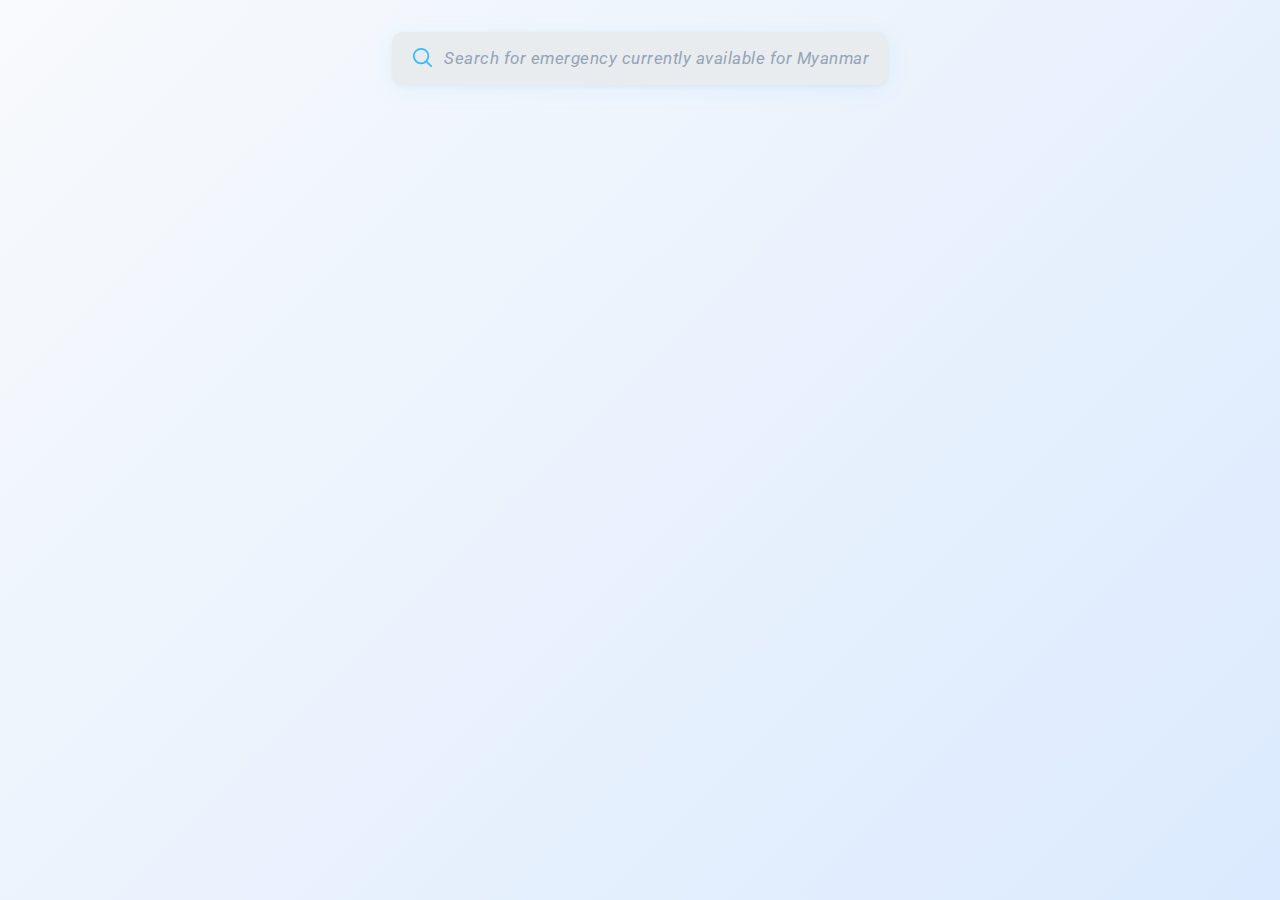
<file: Thant Zin Htun/searchBox/searchBox/index.html>
<!DOCTYPE html>
<html lang="en">
<head>
    <meta charset="UTF-8">
    <meta name="viewport" content="width=device-width, initial-scale=1.0">
    <title>Test for autocomplete</title>
    <link rel="stylesheet" href="https://cdn.jsdelivr.net/npm/bootstrap@5.3.7/dist/css/bootstrap.min.css">
    <link rel="stylesheet" href="style.css">
    <!-- google fornt -->
    <link rel="preconnect" href="https://fonts.googleapis.com">
    <link rel="preconnect" href="https://fonts.gstatic.com" crossorigin>
    <link href="https://fonts.googleapis.com/css2?family=Roboto:ital,wght@0,100..900;1,100..900&display=swap" rel="stylesheet">
</head>
<body>
    
    <div class="container">
        <div class="inputWrapper">
          <input disabled class="autoCompleteInput form-control" placeholder="Search for emergency currently available for Myanmar">
          <span class="search-icon">
            <svg width="20" height="20" viewBox="0 0 22 22" fill="none">
              <circle cx="10" cy="10" r="8" stroke="#38bdf8" stroke-width="2"/>
              <line x1="16" y1="16" x2="21" y2="21" stroke="#38bdf8" stroke-width="2" stroke-linecap="round"/>
            </svg>
          </span>
        </div>
        <div class="resultContainer"></div>
      
    </div>
    <script src="script.js"></script>
</body>
</html>
</file>
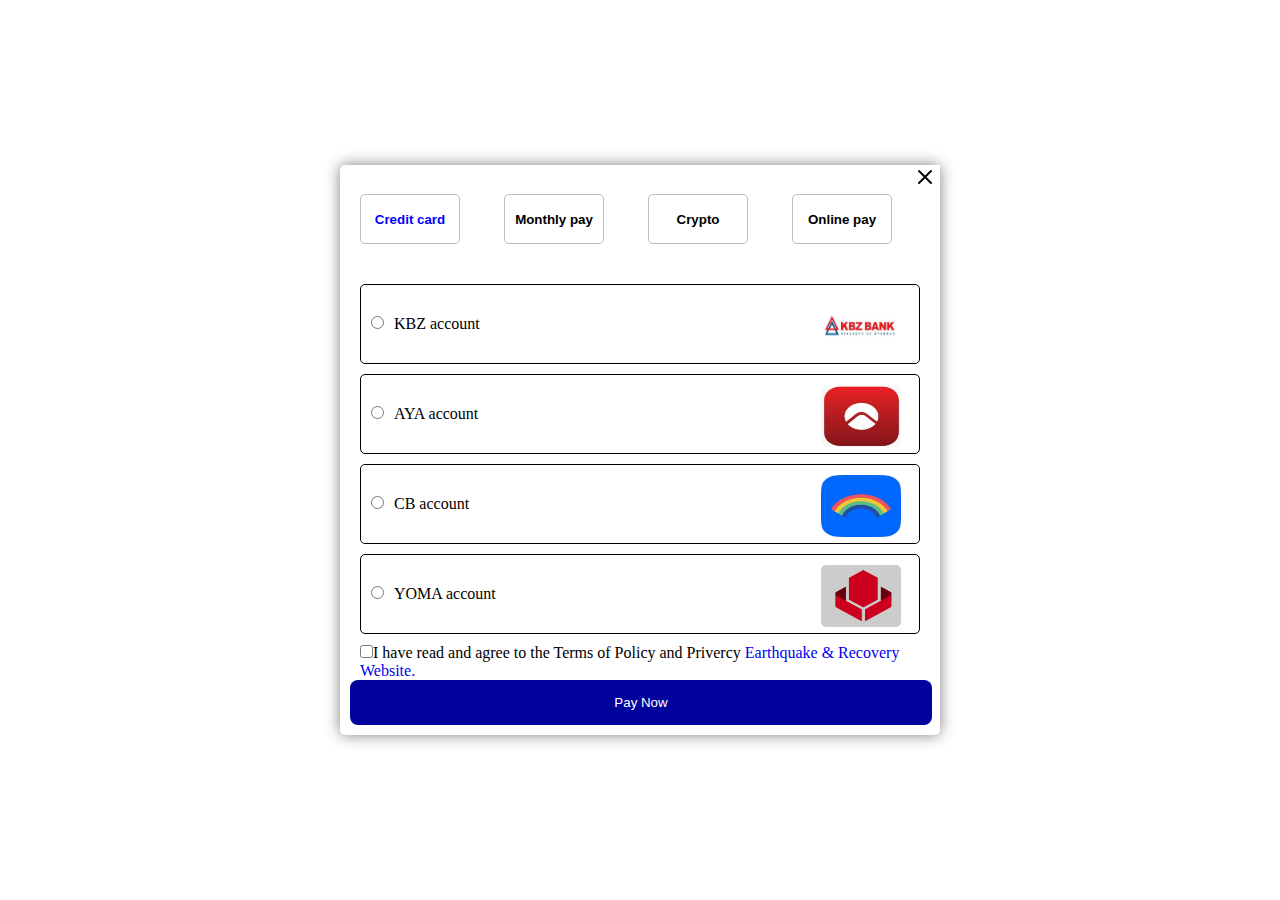
<file: Donate/donate.html>
<!DOCTYPE html>
<html lang="en">
<head>
    <meta charset="UTF-8">
    <meta name="viewport" content="width=device-width, initial-scale=1.0">
    <title>Document</title>
    <link rel="stylesheet" href="donate.css">
</head>



<body>
    
    <div class="container1" id="container1">
        <h4> <button onclick="Ndocument()">
               <svg xmlns="http://www.w3.org/2000/svg" width="24" height="24" viewBox="0 0 24 24" fill="none" stroke="currentColor" stroke-width="2" stroke-linecap="round" stroke-linejoin="round" class="feather feather-x"><line x1="18" y1="6" x2="6" y2="18"></line><line x1="6" y1="6" x2="18" y2="18"></line></svg>
             </button>
        </h4>
        <div class="btn">
            <button onclick="CreditCard()" id="Credit" class="C">Credit card</button>
            <button onclick="MonthlyPay()" id="Monthly">Monthly pay</button>
            <button onclick="crypto()" id="Crypto">Crypto</button>
            <button onclick="OnlinePay()" id="Online">Online pay</button>
        </div>
        <div class="container2" id="container2">
            <div class="pay">
                <input type="radio" id="payA" name="Payment1"><label for="payA">KBZ account</label>
                <h2><img src="kbz.jpg" alt=""></h2>

            </div>
            <div class="pay">
                <input type="radio" id="payB" name="Payment1"><label for="payB">AYA account</label>
                <h2><img src="aya.jpg" alt=""></h2>
            </div>
            <div class="pay">
                <input type="radio" id="payC" name="Payment1"><label for="payC">CB account</label>
                <h2><img src="cb.jpg" alt=""></h2>
            </div>
            <div class="pay">
                <input type="radio" id="payD" name="Payment1"><label for="payD">YOMA account</label>
                <h2><img src="yoma.jpg" alt=""></h2>
            </div>
            <div class="newpay">
                
                <label for="newpay1">
                    <input type="checkbox" id="newpay1">I have read and agree to the Terms of Policy and Privercy<a href="index.html"> Earthquake & Recovery Website.</a>
                </label>
            </div>
        </div>
        <div class="container3" id="container3">
            <div class="select">
                <div class="instal">
                    <label for="month">Select the number of installment</label>
                    <select name="month" id="month">
                       <option value="4month">4month</option>
                       <option value="8month">8month</option>
                       <option value="12month">12month</option>
                    </select>
                </div>


                <div class="instal1">
                    <label for="month">Occupation</label>
                    <select name="passion" id="passion">
                       <option value="Student">Student</option>
                       <option value="Employee">Employee</option>
                       <option value="Farmer">Farmer</option>
                    </select>
                </div>
            </div>
            <div class="table">
                <table>
                    <tr>
                        <td>Bank</td>
                        <td>MONTHLY PAYMENT</td>
                        <td></td>
                    </tr>
                    <tr>
                        <td><input type="radio" id="A" name="Payment2"><label for="A">KBZ Bank</label></td>
                        <td>10k/month</td>
                        <td><a href="#">view details</a></td>
                    </tr>
                    <tr>
                        <td><input type="radio" id="B" name="Payment2"><label for="B">AYA Bank</label></td>
                        <td>10k/month</td>
                        <td><a href="#">view details</a></td>
                    </tr>
                    <tr>
                        <td><input type="radio" id="C" name="Payment2"><label for="C">CB account</label></td>
                        <td>10k/month</td>
                        <td><a href="#">view details</a></td>
                    </tr>
                </table>
            </div>
            <div class="newpay">
                <input type="checkbox" id="newpay2">
                <label for="newpay2">I have read and agree to the Terms of Policy and Privercy<a href="index.html"> Earthquake & Recovery Website.</a>
                </label>
            </div>
        </div>
        
        <div class="container4" id="container4">
            <h3>Select payment option</h3>
            <div class="btnA">
                <button type="button" onclick="selectCrypto(this)"> <img src="bitcoin.jpg" alt=""> Pay with Bitcoin(BTC)</button> 
                <button type="button" onclick="selectCrypto(this)"> <img src="ethereum1.jpg" alt=""> Pay with Ethereum(ETH)</button>
            </div>
            <div class="btnA">
                <button type="button" onclick="selectCrypto(this)"> <img src="tether.jpg" alt=""> Pay with Tether(USDT)</button> 
                <button type="button" onclick="selectCrypto(this)"> <img src="usd.jpg" alt=""> Pay with USD coin(USDC)</button>
            </div>
            <div class="btnA">
                <button type="button" onclick="selectCrypto(this)"> <img src="binance.jpg" alt=""> Pay with Binance coin(BNB)</button> 
                <button type="button" onclick="selectCrypto(this)"> <img src="ripple.jpg" alt=""> Pay with Ripple(XRP)</button>
            </div>
            <div class="btnA">
                <button type="button" onclick="selectCrypto(this)"> <img src="cardano.jpg" alt=""> Pay with Cardano(ADA)</button> 
                <button type="button" onclick="selectCrypto(this)"> <img src="binanceusd.jpg" alt=""> Pay with Binance USD(BUSD)</button>
            </div>
             <div class="btnA">
                <button type="button" onclick="selectCrypto(this)"> <img src="solana.jpg" alt=""> Pay with Solana(SOL)</button> 
                <button type="button" onclick="selectCrypto(this)"> <img src="polkadot.jpg" alt=""> Pay with Polkadot(DOT)</button>
            </div>
        </div>

        <div class="container5" id="container5">
            <div class="btnB">
                <button onclick="paynow()"><img src="paypal.jpg" alt=""> Pay with Paypal</button>
            </div>
            <div class="btnB">
                <button onclick="paynow()"> <img src="kpay.jpg" alt=""> Pay with K-pay</button>
            </div>
            <div class="btnB">
                <button onclick="paynow()"> <img src="wavepay.jpg" alt=""> Pay with Wave pay</button>
            </div>
            <div class="btnB">
                <button onclick="paynow()"><img src="aya.jpg" alt=""> Pay with AYA pay</button>
            </div>
            <div class="btnB">
                <button onclick="paynow()"><img src="cb.jpg" alt=""> Pay with CB pay</button>
            </div>
            
            
        </div>
        <div class="nowbtn">
            <button id="nowbtn" onclick="paynow()">Pay Now</button>
        </div>
    </div>


        

<div class="container6" id="container6">
    <button onclick="Mdocument()">
               <svg xmlns="http://www.w3.org/2000/svg" width="24" height="24" viewBox="0 0 24 24" fill="none" stroke="currentColor" stroke-width="2" stroke-linecap="round" stroke-linejoin="round" class="feather feather-x"><line x1="18" y1="6" x2="6" y2="18"></line><line x1="6" y1="6" x2="18" y2="18"></line></svg>
             </button>
    <div class="donate-box">
      <h2>Donate here</h2>
      <form action="#" onsubmit="text();return false;">
        <div class="input-box">
          <input type="name" id="name" required>
          <label>Name</label>
        </div>
        <div class="input-box">
          <input type="number" id="number" required>
          <label>Donation Amount</label>
        </div>
        <div class="input-box">
          <input type="password" id="password" required>
          <label>Password</label>
        </div>

        <!-- Side by side buttons -->
        <div class="input-box buttons">
          
          <button class="btn" type="submit">Donate now</button>
        </div>
      </form>
    </div>
</div>
<div class="card" id="card">
    <div class="icon">✅</div>
    <h2 class="h2"></h2>
    <div class="amount"></div>
    <div class="date"></div>
    <p class="message">
      Your kindness helps us provide <strong>earthquake emergency kits</strong>  
      to families in need. Together, we are bringing hope and safety. 💚
    </p>
    <a onclick="back()" class="btn">Back to Home</a>
  </div>
    <script src="donate.js"></script>
</body>
</html>
</file>
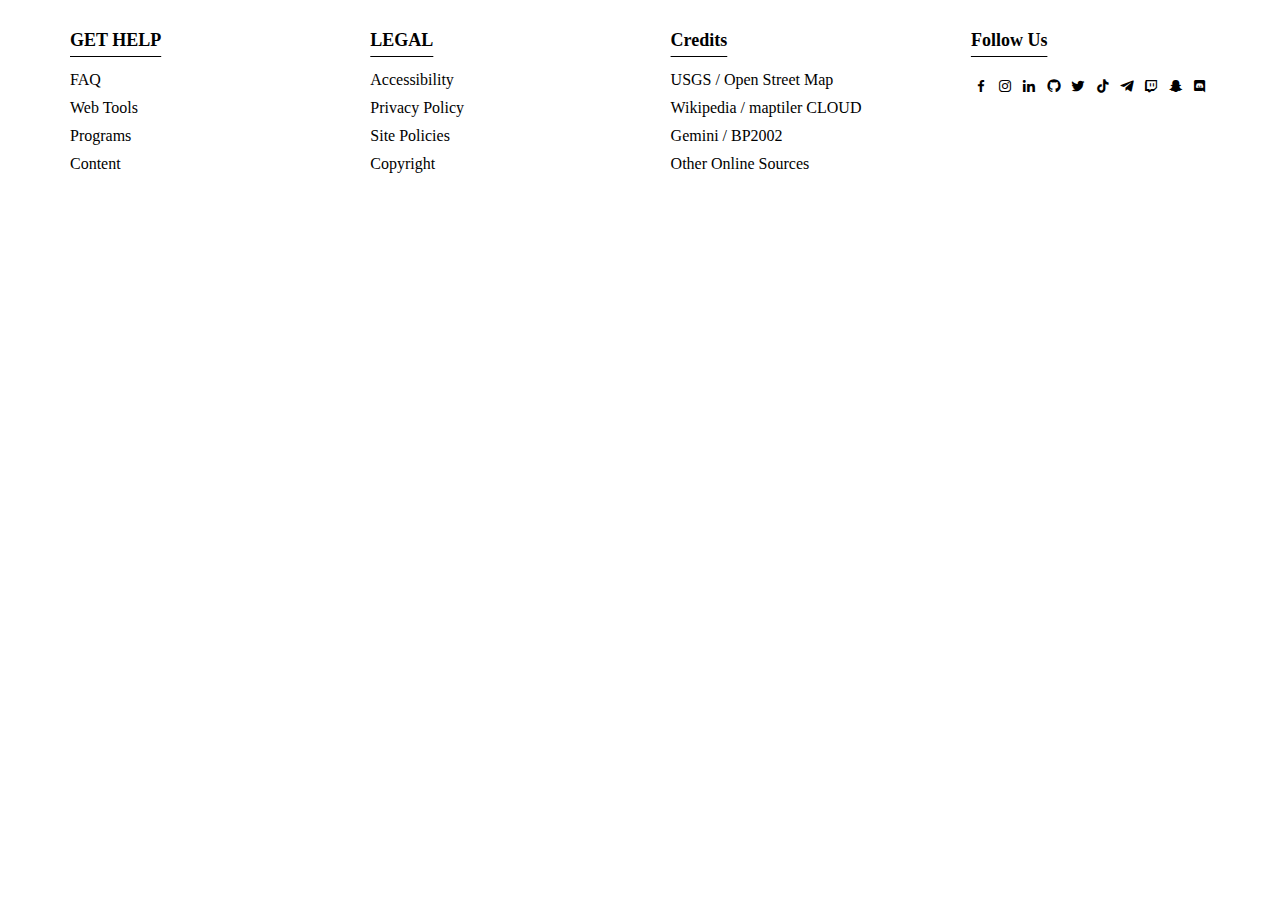
<file: Earthquake&Recovery/footer.html>
<!DOCTYPE html>
<html lang="en">
  <head>
    <meta charset="UTF-8" />
    <meta name="viewport" content="width=device-width, initial-scale=1.0" />
    <title>Document</title>
    <link rel="stylesheet" href="../Earthquake&Recovery/footer.css" />

    <link
      href="https://unpkg.com/boxicons@2.1.4/css/boxicons.min.css"
      rel="stylesheet"
    />
  </head>
  <body>
    <div class="footer">
      <div class="footer-container">
        <div class="row">
          <div class="footer-col">
            <h4>GET HELP</h4>
            <ul>
              <li><a href="#">FAQ</a></li>
              <li><a href="#">Web Tools</a></li>
              <li><a href="#">Programs</a></li>
              <li><a href="#">Content</a></li>
            </ul>
          </div>
          <div class="footer-col">
            <h4>LEGAL</h4>
            <ul>
              <li><a href="#">Accessibility</a></li>
              <li><a href="#">Privacy Policy</a></li>
              <li><a href="#">Site Policies</a></li>
              <li><a href="#">Copyright</a></li>
            </ul>
          </div>
          <div class="footer-col">
            <h4>Credits</h4>
            <ul>
              <li><a href="#">USGS / Open Street Map</a></li>
              <li><a href="#">Wikipedia / maptiler CLOUD</a></li>
              <li><a href="#">Gemini / BP2002</a></li>
              <li><a href="#">Other Online Sources</a></li>
            </ul>
          </div>
          <div class="footer-col">
            <h4>Follow Us</h4>
            <div class="social-link">
              <a href="#"><i class="bx bxl-facebook"></i></a>
              <a href="#"><i class="bx bxl-instagram"></i></a>
              <a href="#"><i class="bx bxl-linkedin"></i></a>
              <a href="#"><i class="bx bxl-github"></i></a>
              <a href="#"><i class="bx bxl-twitter"></i></a>
              <a href="#"><i class="bx bxl-tiktok"></i></a>
              <a href="#"><i class="bx bxl-telegram"></i></a>
              <a href="#"><i class="bx bxl-twitch"></i></a>
              <a href="#"><i class="bx bxl-snapchat"></i></a>
              <a href="#"><i class="bx bxl-discord"></i></a>
            </div>
          </div>
        </div>
      </div>
    </div>
  </body>
</html>
</file>
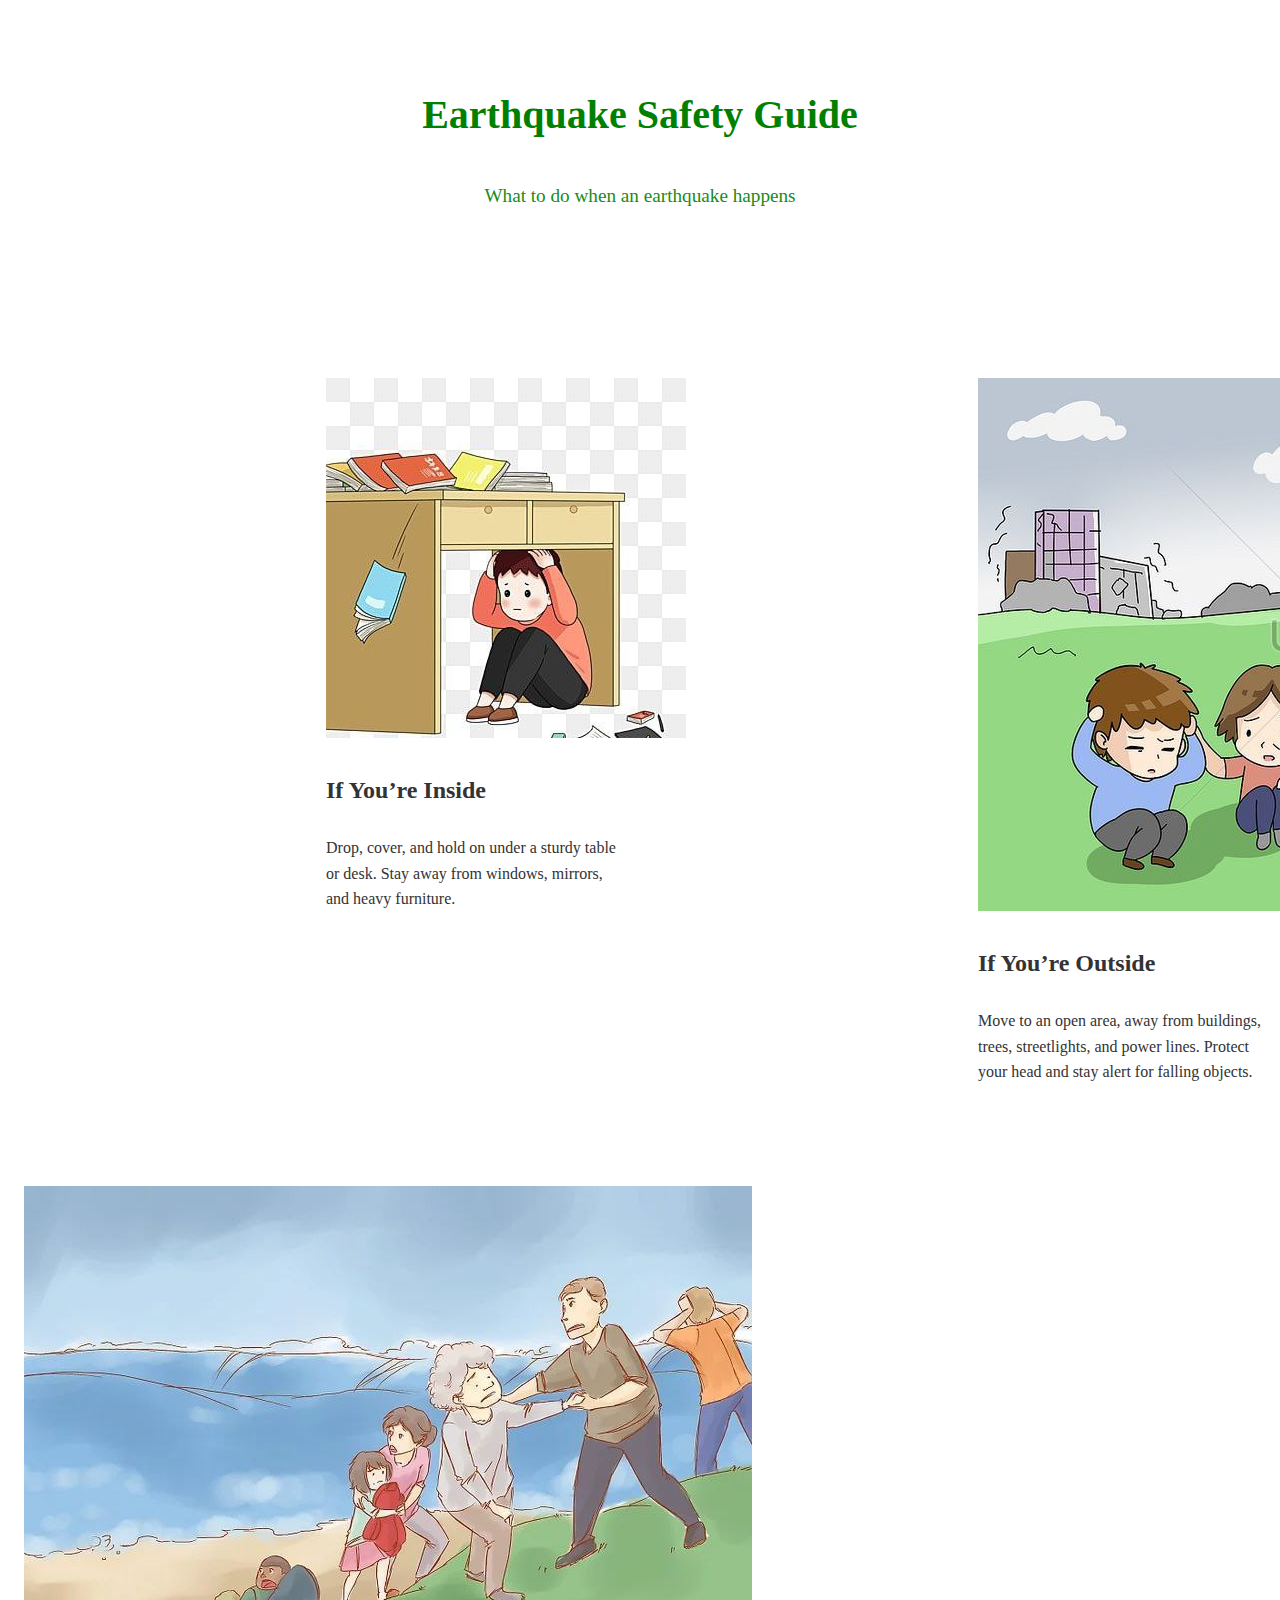
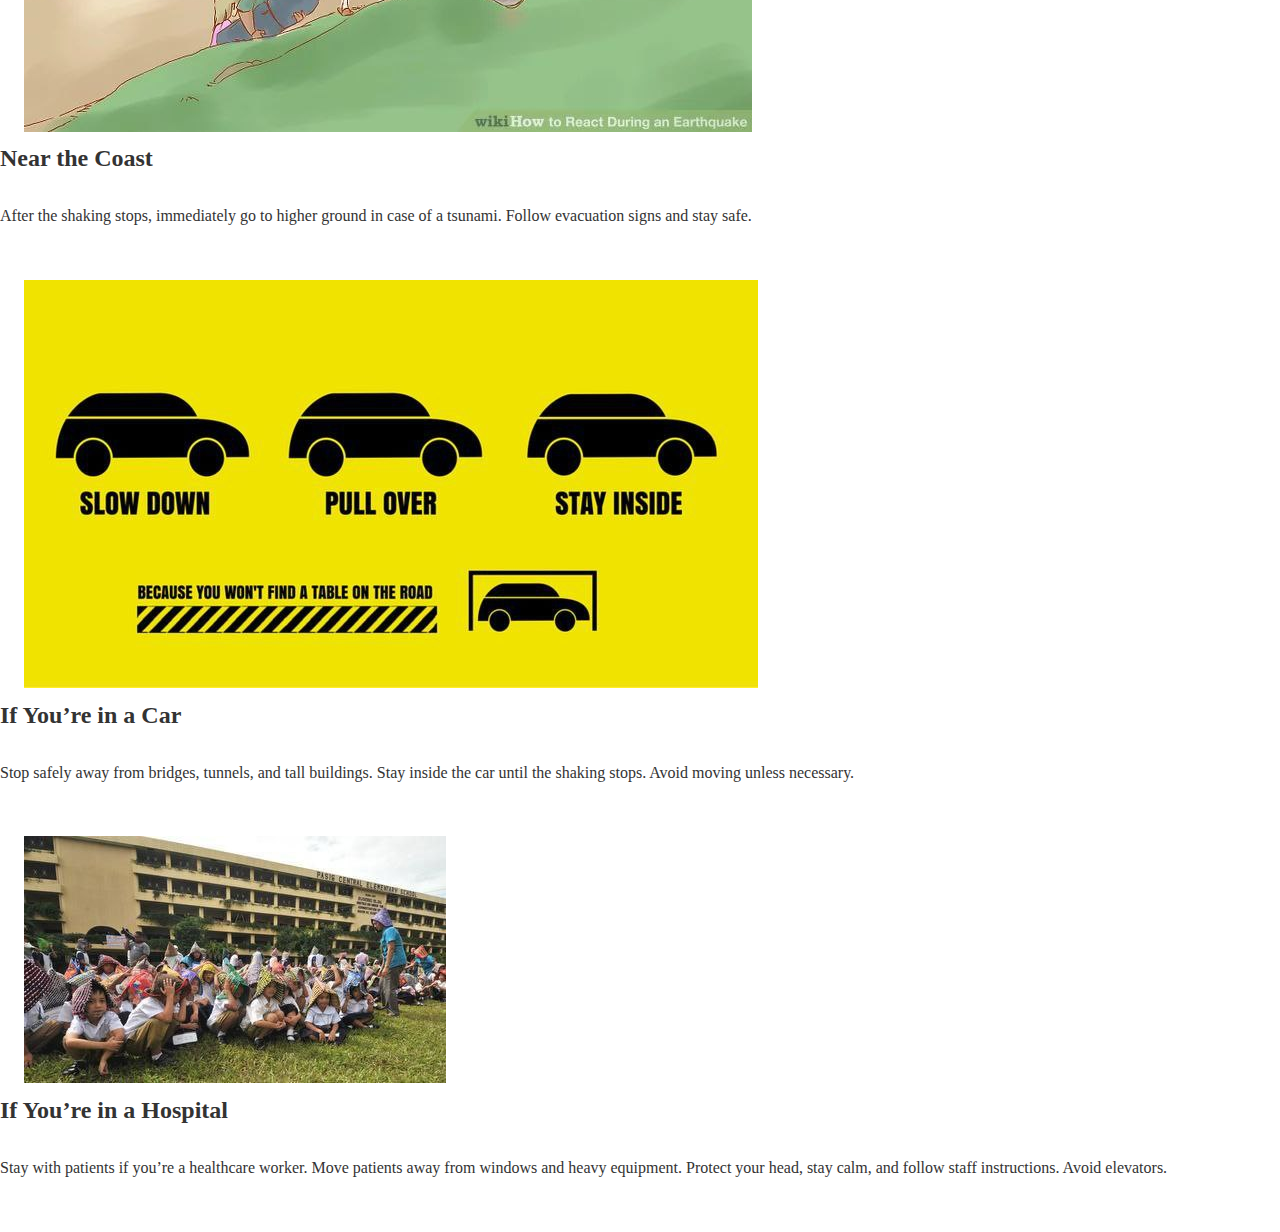
<file: Zue NayChi Kyaw/Evacution.html>
<!DOCTYPE html>
<html lang="en">

<head>
     
    <meta charset="UTF-8">
     
    <meta name="viewport" content="width=device-width, initial-scale=1.0">
      <title>Earthquake Safety Guide</title>
    <link rel="stylesheet" href="evacution.css">
</head>
<body>

      <header>
            <h1>Earthquake Safety Guide</h1>
            <p>What to do when an earthquake happens</p>
          </header>

      <div class="container">

            <div class="side-by-side">
                  <div class="card">
                        <img src="inside.jpg" alt="Inside building">
                        <h2>If You’re Inside</h2>
                        <p>Drop, cover, and hold on under a sturdy table or desk. Stay away from windows, mirrors, and
                    heavy furniture.</p>
                      </div>

                  <div class="card">
                        <img src="outside.jpg" alt="Open space">
                        <h2>If You’re Outside</h2>
                        <p>Move to an open area, away from buildings, trees, streetlights, and power lines. Protect your
                    head and stay alert for falling objects.</p>
                      </div>
                </div>

            <div class="card">
                  <img src="coast.jpg" alt="Coast evacuation">
                  <h2>Near the Coast</h2>
                  <p>After the shaking stops, immediately go to higher ground in case of a tsunami. Follow evacuation
                signs and stay safe.</p>
                </div>

            <div class="card">
                  <img src="car.jpg" alt="Inside Car">
                  <h2>If You’re in a Car</h2>
                  <p>Stop safely away from bridges, tunnels, and tall buildings. Stay inside the car until the shaking
                stops. Avoid moving unless necessary.</p>
                </div>

            <div class="card">
                  <img src="hospital1.jpg" alt="Hospital">
                  <h2>If You’re in a Hospital</h2>
                  <p>Stay with patients if you’re a healthcare worker. Move patients away from windows and heavy
                equipment. Protect your head, stay calm, and follow staff instructions. Avoid elevators.</p>
                </div>

          </div>

</body>

</html>
</file>
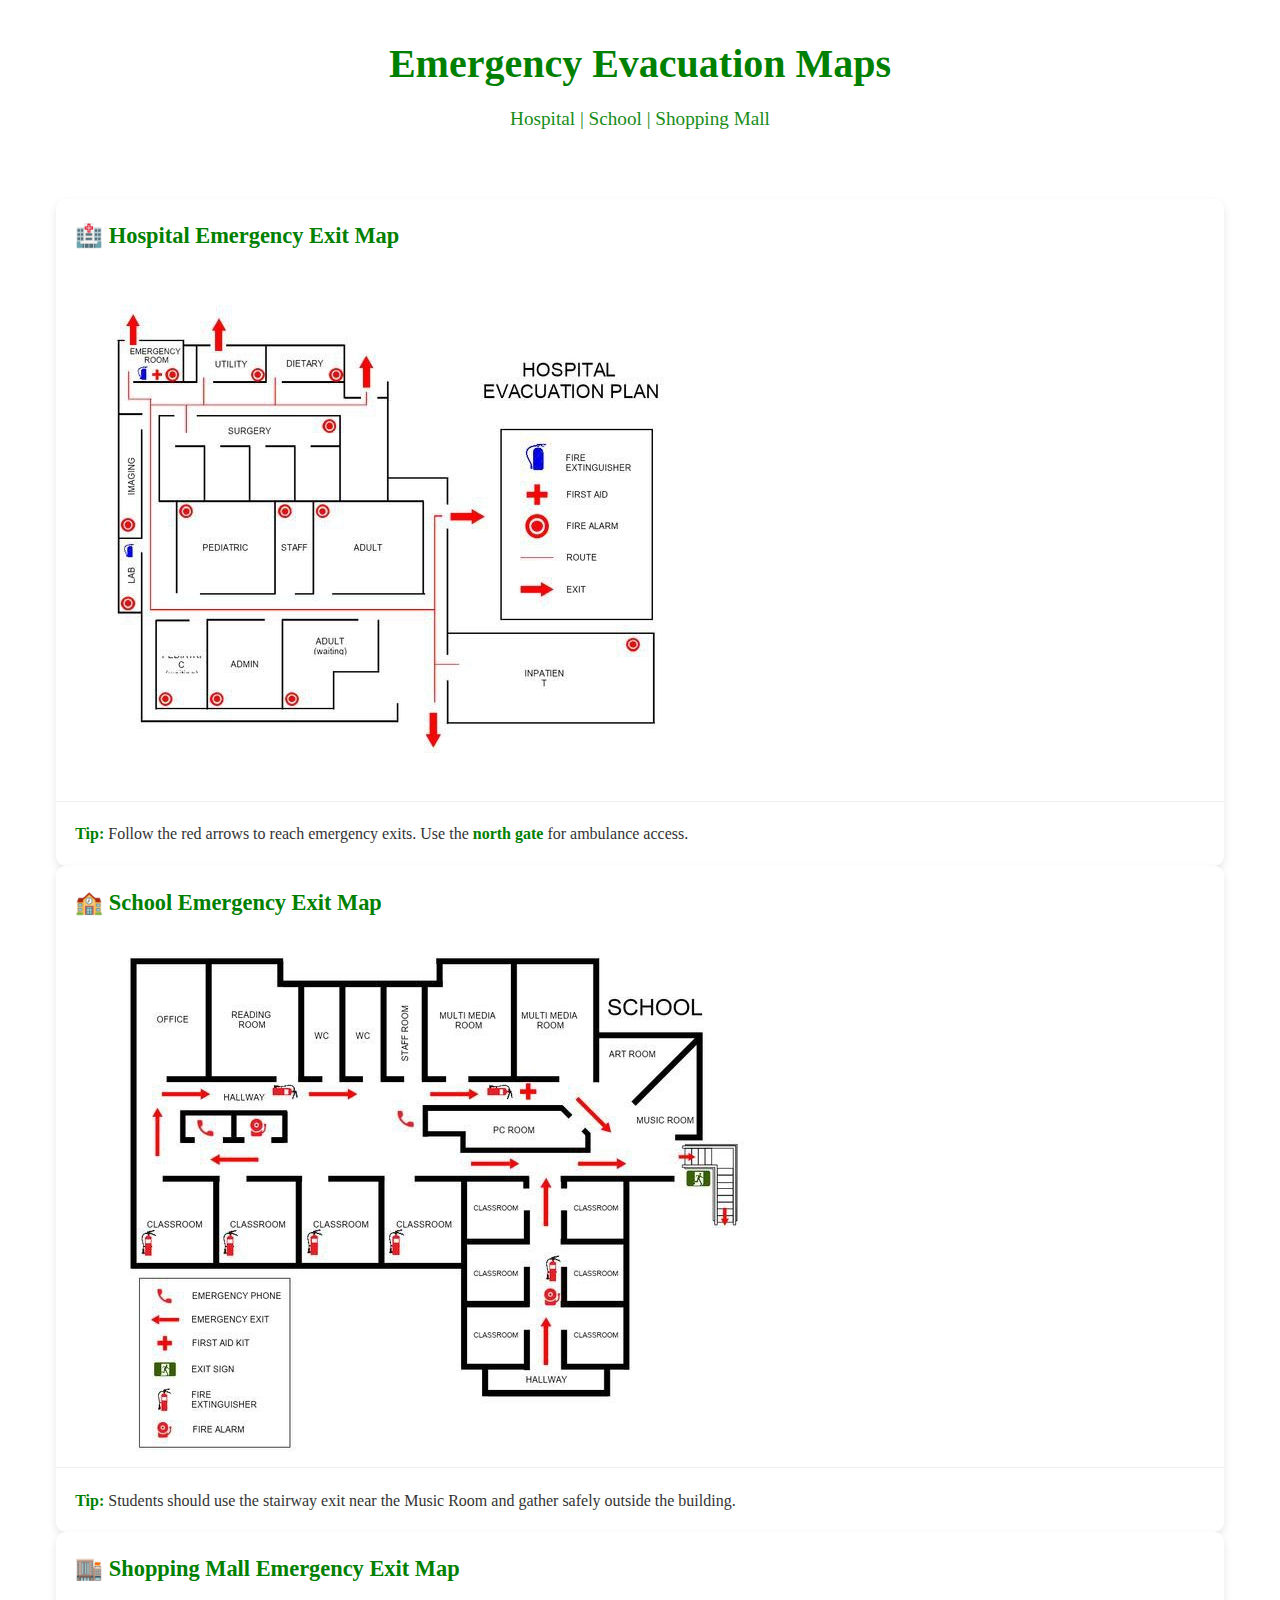
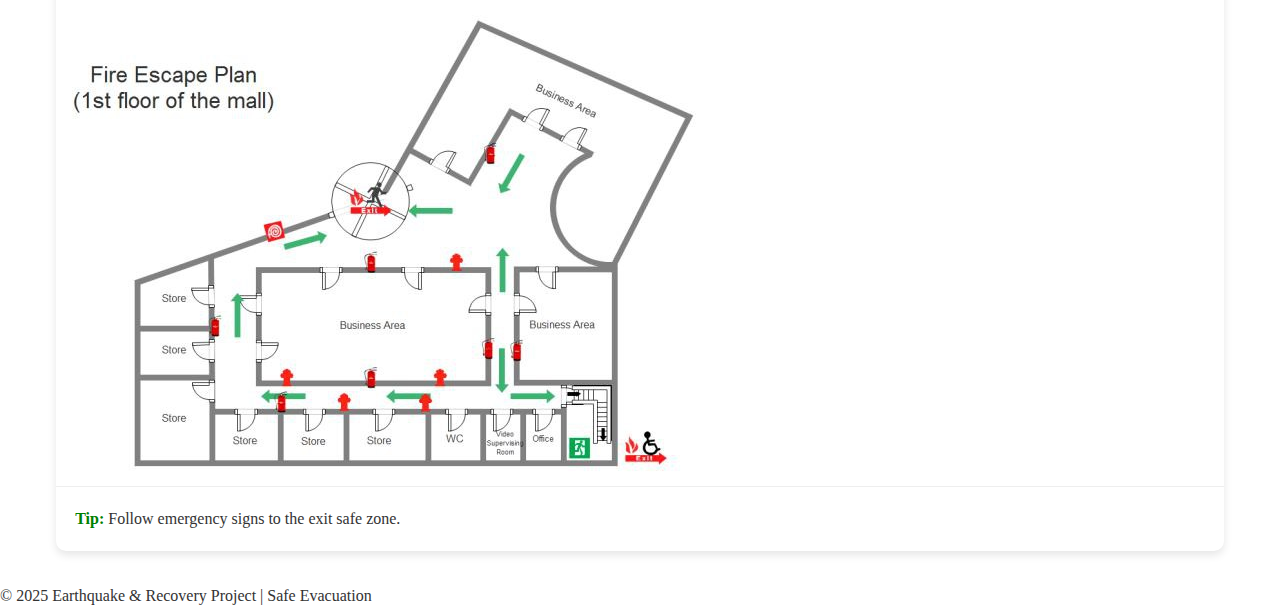
<file: Zue NayChi Kyaw/map.html>
<!DOCTYPE html>
<html lang="en">
<head>
  <meta charset="UTF-8">
  <meta name="viewport" content="width=device-width, initial-scale=1.0">
  <title>Emergency Evacuation Maps</title>
  <link rel="stylesheet" href="map.css">
</head>
<body>
  <header>
    <h1>Emergency Evacuation Maps</h1>
    <p>Hospital | School | Shopping Mall</p>
  </header>

  <main>
    <!-- Hospital -->
    <section class="map-card">
      <h2>🏥 Hospital Emergency Exit Map</h2>
      <img src="../Zue NayChi Kyaw/hospital.jpg" alt="Hospital Emergency Exit Map">
      <p><b>Tip:</b> Follow the red arrows to reach emergency exits. Use the <b>north gate</b> for ambulance access.</p>
    </section>

    <!-- School -->
    <section class="map-card">
      <h2>🏫 School Emergency Exit Map</h2>
      <img src="../Zue NayChi Kyaw/school.jpg" alt="School Emergency Exit Map">
      <p><b>Tip:</b> Students should use the stairway exit near the Music Room and gather safely outside the building.</p>
    </section>

    <!-- Shopping Mall -->
    <section class="map-card">
      <h2>🏬 Shopping Mall Emergency Exit Map</h2>
      <img src="../Zue NayChi Kyaw/mall.jpg" alt="Shopping Mall Emergency Exit Map">
      <p><b>Tip:</b> Follow emergency signs to the exit safe zone.</p>
    </section>
  </main>

  <footer>
    &copy; 2025 Earthquake & Recovery Project | Safe Evacuation
  </footer>
</body>
</html>
</file>
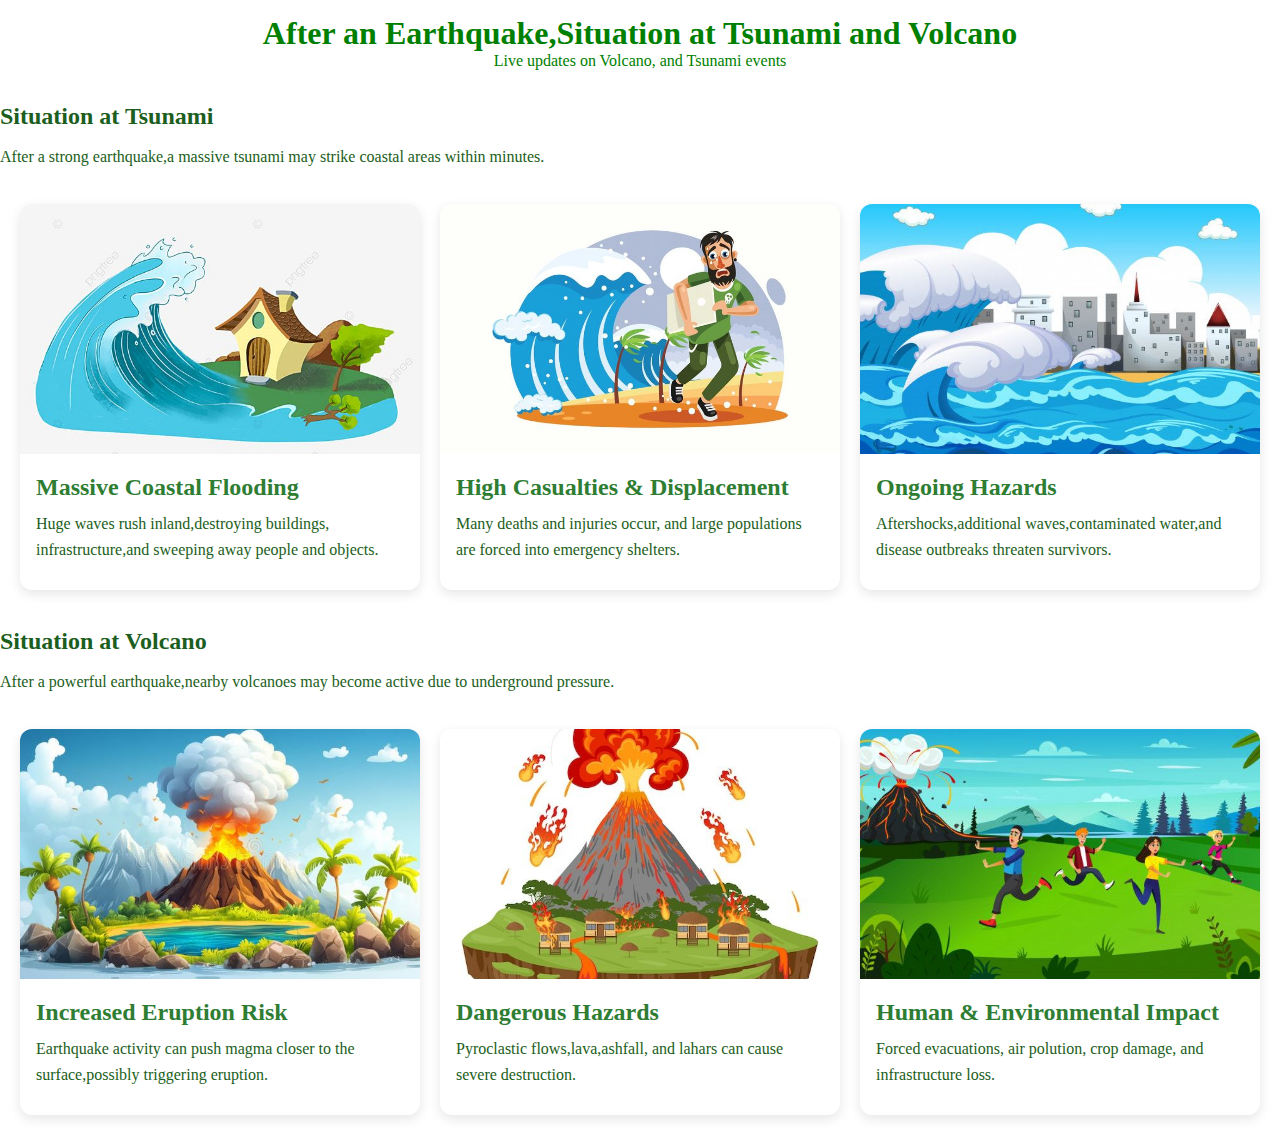
<file: Linn Latt Nwe/Linn Latt Nwe/LinnLattNwe2.html>
<!DOCTYPE html>
<html lang="en">
<head>
  <meta charset="UTF-8" />
  <meta name="viewport" content="width=device-width, initial-scale=1.0"/>
  <title>After an Earthquake,Situation at Tsunami, Volcano</title>
  <link rel="stylesheet" href="newstyle.css"/>
</head>
<body class="llnBody">
  <div class="llnDiv">
    <header class="llnHeader">
      <h1>After an Earthquake,Situation at Tsunami and Volcano</h1>
      <p>Live updates on  Volcano, and Tsunami events</p>
    </header><br>

    <h2><b>Situation at Tsunami</b></h2><br>
    <p>After a strong earthquake,a massive tsunami may strike coastal areas within minutes.</p><br>
  
      <div class="llnContainer">
    <div class="llnCard">
    <a href="T1.html"><img src="tsunami.jpg" alt="Tsunami" /></a>
        <div class="llnCard-content">
          <h2><b>Massive Coastal Flooding</b></h2>
            <p>Huge waves rush inland,destroying buildings,
            infrastructure,and sweeping away people and objects.</p>
			  
          </div>
        </div>
    
    
     <div class="llnCard">
    <a href="T2.html"><img src="tsunami3.jpg" alt="Tsunami3" /></a>
      <div class="llnCard-content">
            <h2><b>High Casualties & Displacement</b></h2>
            <p>Many deaths and injuries occur, and large
            populations are forced into emergency shelters.</p>
          </div>
        </div>
    
	
        <div class="llnCard">
          <a href="T3.html"><img src="tsunami1.jpg" alt="Tsunami1" /></a>
          <div class="llnCard-content">
            <h2>Ongoing Hazards</h2>
            <p>Aftershocks,additional waves,contaminated water,and
                  disease outbreaks threaten survivors.</p>
          </div>
        </div>
      </div><br>
     <h2>Situation at Volcano</h2><br>
     <p>After a powerful earthquake,nearby volcanoes may become active due to underground pressure.</p><br>
      <div class="llnContainer">
        <div class="llnCard">
          <a href="V1.html"><img src="volcano2.jpg" alt="Volcano2" /></a>
          <div class="llnCard-content">
            <h2><b>Increased Eruption Risk</b></h2>
            <p>Earthquake activity can push magma closer to the
            surface,possibly triggering eruption.</p>
          </div>
        </div>
    
  
 
        <div class="llnCard">
          <a href="V2.html"><img src="volcano3.jpg" alt="Volcano3" /></a>
          <div class="llnCard-content">
            <h2><b>Dangerous Hazards</b></h2>
            <p>Pyroclastic flows,lava,ashfall, and lahars can cause severe
             destruction.</p>
          </div>
        </div>
    
  
  
        <div class="llnCard">
          <a href="V3.html"><img src="volcano.jpg" alt="Volcano Eruption" /></a>
          <div class="llnCard-content">
            <h2><b>Human & Environmental Impact</b></h2>
            <p>Forced evacuations, air polution, crop damage,
            and infrastructure loss.</p>
          </div>
        </div>
      </div>
  </div>
  

  
</body>
</html>
</file>
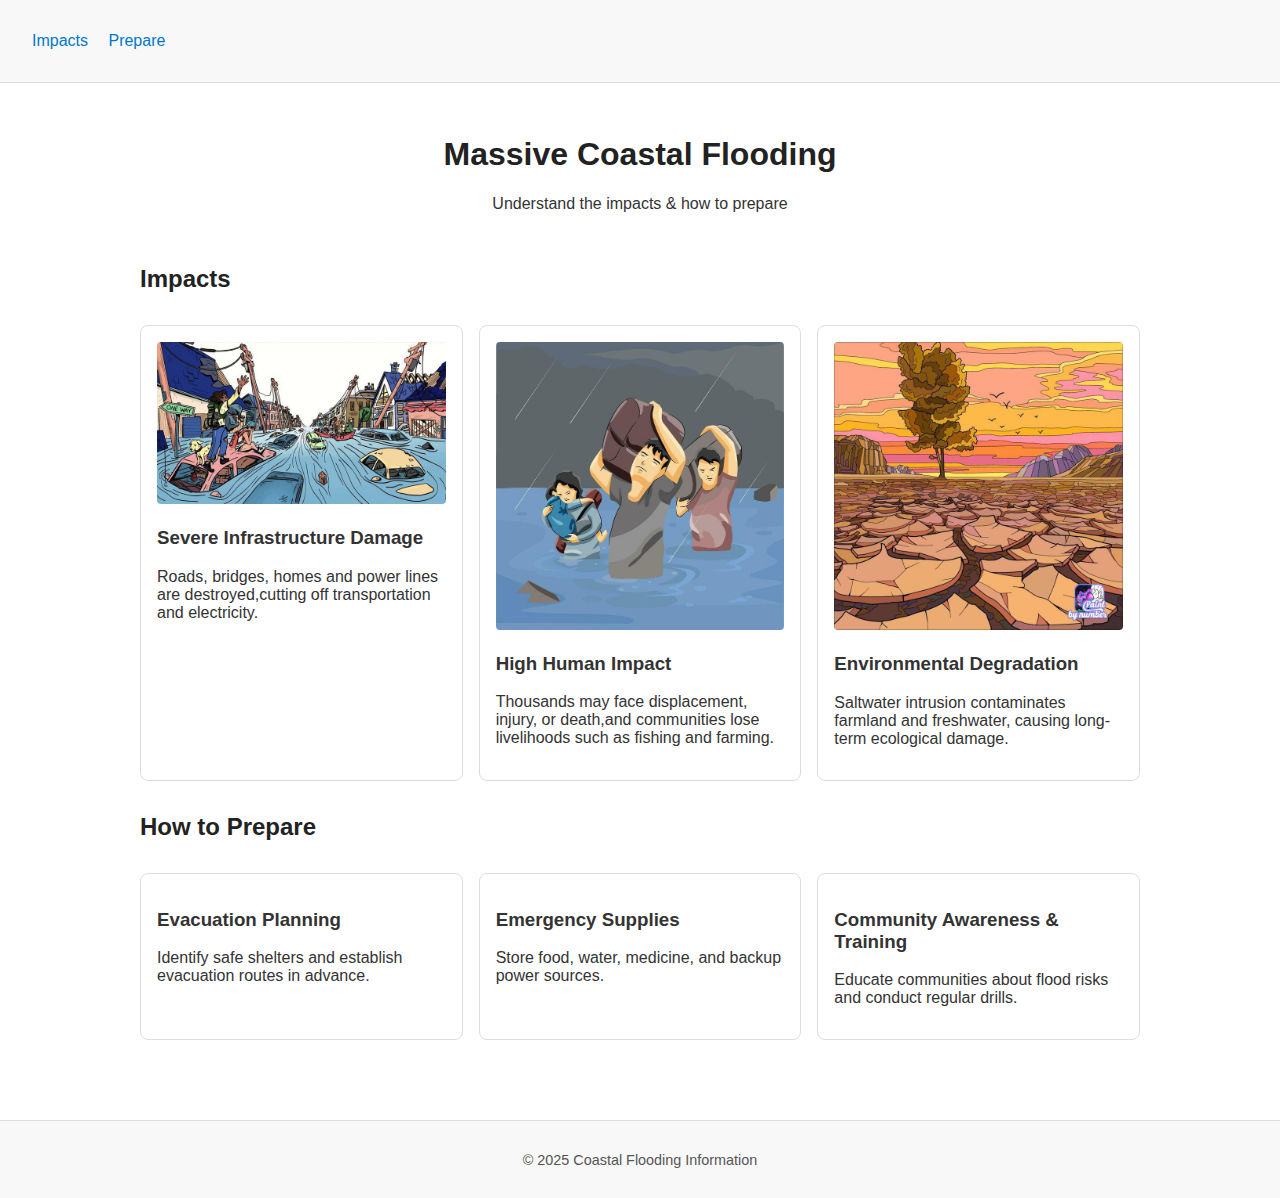
<file: Linn Latt Nwe/Linn Latt Nwe/T1.html>
<!doctype html>
<html lang="en">
<head>
  <meta charset="utf-8" />
  <meta name="viewport" content="width=device-width, initial-scale=1" />
  <title>Massive Coastal Flooding</title>
  <link rel="stylesheet" href="T.css">
  </head>
<body>
  <header>
    <nav>
      <!-- <a href="../../Earthquake&Recovery/index.html">← Back to Home</a> -->
      <a href="#impacts">Impacts</a>
      <a href="#prepare">Prepare</a>
    </nav>
  </header>

  <main class="container">
    <section class="hero">
      <h1>Massive Coastal Flooding</h1>
      <p>Understand the impacts & how to prepare</p>
    </section>

    <section id="impacts">
      <h2>Impacts</h2>
      <div class="cards">
        <div class="card">
          <img src="L1.jpg" alt="L1" />
          <h3>Severe Infrastructure Damage</h3>
          <p>Roads, bridges, homes and power lines are destroyed,cutting off transportation and electricity.</p>
        </div>
        <div class="card">
          <img src="L2.jpg" alt="L2" />
          <h3>High Human Impact</h3>
          <p>Thousands may face displacement, injury, or death,and communities lose livelihoods such as fishing and farming.</p>
        </div>
        <div class="card">
          <img src="L3.jpg" alt="L3" />
          <h3>Environmental Degradation</h3>
          <p>Saltwater intrusion contaminates farmland and freshwater, causing long-term ecological damage.</p>
        </div>
      </div>
    </section>

    <section id="prepare">
      <h2>How to Prepare</h2>
      <div class="cards">
        <div class="card"><h3>Evacuation Planning</h3><p>Identify safe shelters and establish evacuation routes in advance.</p></div>
        <div class="card"><h3>Emergency Supplies</h3><p>Store food, water, medicine, and backup power sources.</p></div>
        <div class="card"><h3>Community Awareness & Training</h3><p>Educate communities about flood risks and conduct regular drills.</p></div>
      </div>
    </section>
</main>

  <footer>
    <p>© 2025 Coastal Flooding Information</p>
  </footer>

  <!-- <a class="back-home" href="LinnLattNwe2.html">← Back to Home</a> -->
</body>
</html>
</file>
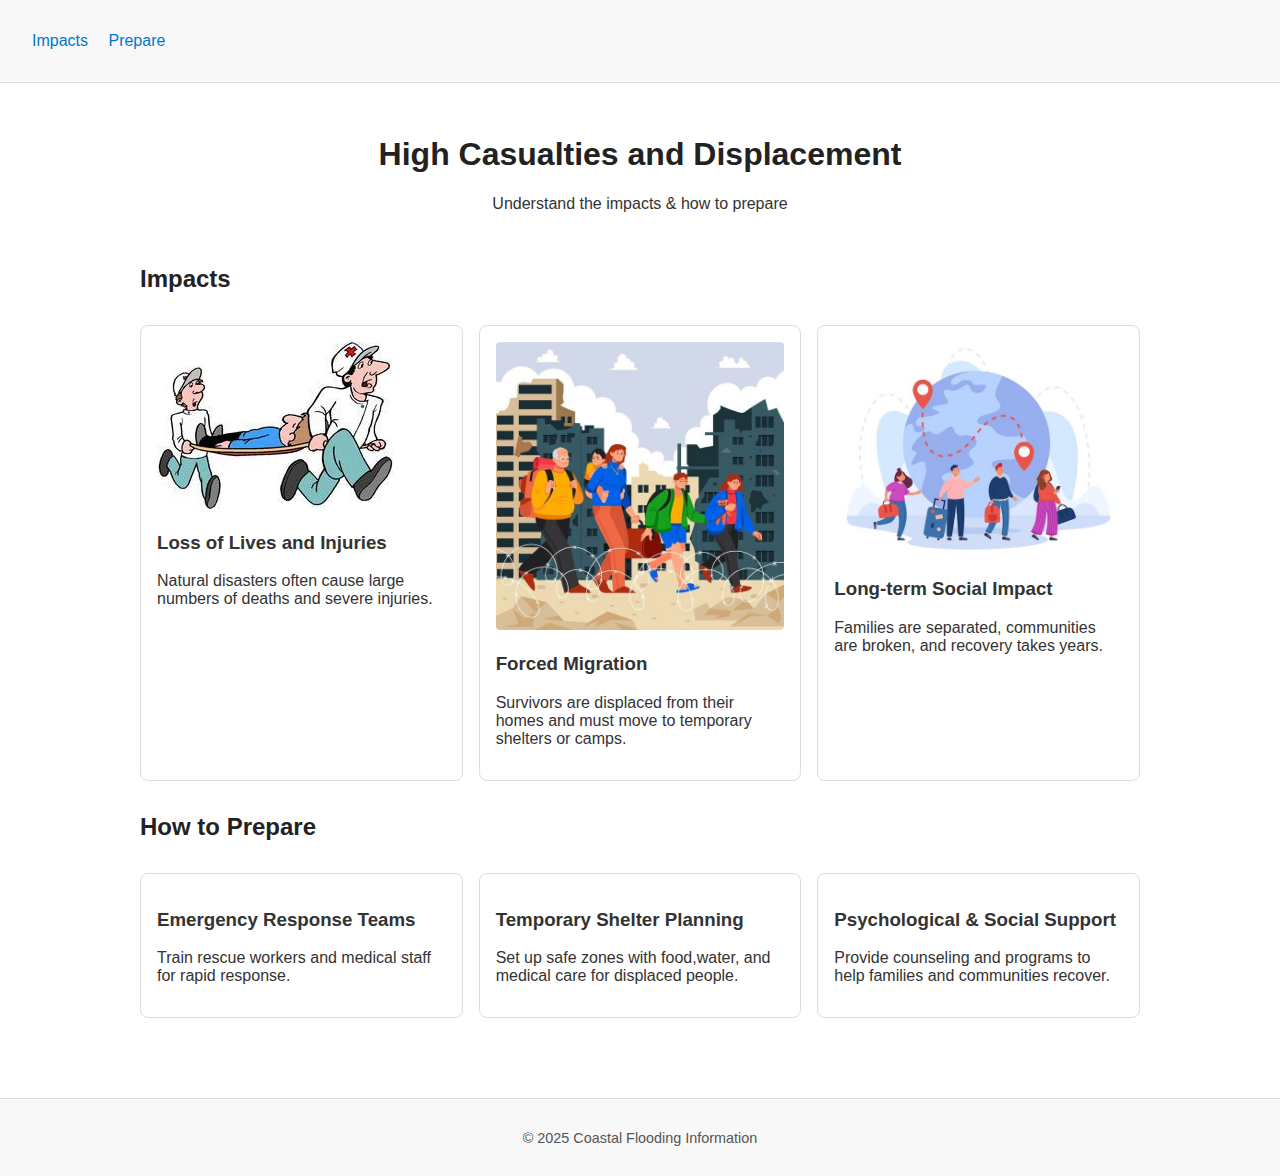
<file: Linn Latt Nwe/Linn Latt Nwe/T2.html>
<!doctype html>
<html lang="en">
<head>
  <meta charset="utf-8" />
  <meta name="viewport" content="width=device-width, initial-scale=1" />
  <title>Massive Coastal Flooding</title>
  <link rel="stylesheet" href="T.css">
  </head>
<body>
  <header>
    <nav>
      <!-- <a href="../../Earthquake&Recovery/index.html">← Back to Home</a> -->
      <a href="#impacts">Impacts</a>
      <a href="#prepare">Prepare</a>
    </nav>
  </header>

  <main class="container">
    <section class="hero">
      <h1>High Casualties and Displacement</h1>
      <p>Understand the impacts & how to prepare</p>
    </section>

    <section id="impacts">
      <h2>Impacts</h2>
      <div class="cards">
        <div class="card">
          <img src="L4.jpg" alt="L4" />
          <h3>Loss of Lives and Injuries</h3>
          <p>Natural disasters often cause large numbers of deaths and severe injuries.</p>
        </div>
        <div class="card">
          <img src="L5.jpg" alt="L5" />
          <h3>Forced Migration</h3>
          <p>Survivors are displaced from their homes and must move to temporary shelters or camps.</p>
        </div>
        <div class="card">
          <img src="L6.jpg" alt="L6" />
          <h3>Long-term Social Impact</h3>
          <p>Families are separated, communities are broken, and recovery takes years.</p>
        </div>
      </div>
    </section>

    <section id="prepare">
      <h2>How to Prepare</h2>
      <div class="cards">
        <div class="card"><h3>Emergency Response Teams</h3><p>Train rescue workers and medical staff for rapid response.</p></div>
        <div class="card"><h3>Temporary Shelter Planning</h3><p>Set up safe zones with food,water, and medical care for displaced people.</p></div>
        <div class="card"><h3>Psychological & Social Support</h3><p>Provide counseling and programs to help families and communities recover.</p></div>
      </div>
    </section>
</main>

  <footer>
    <p>© 2025 Coastal Flooding Information</p>
  </footer>

  <!-- <a class="back-home" href="LinnLattNwe2.html">← Back to Home</a> -->
</body>
</html>
</file>
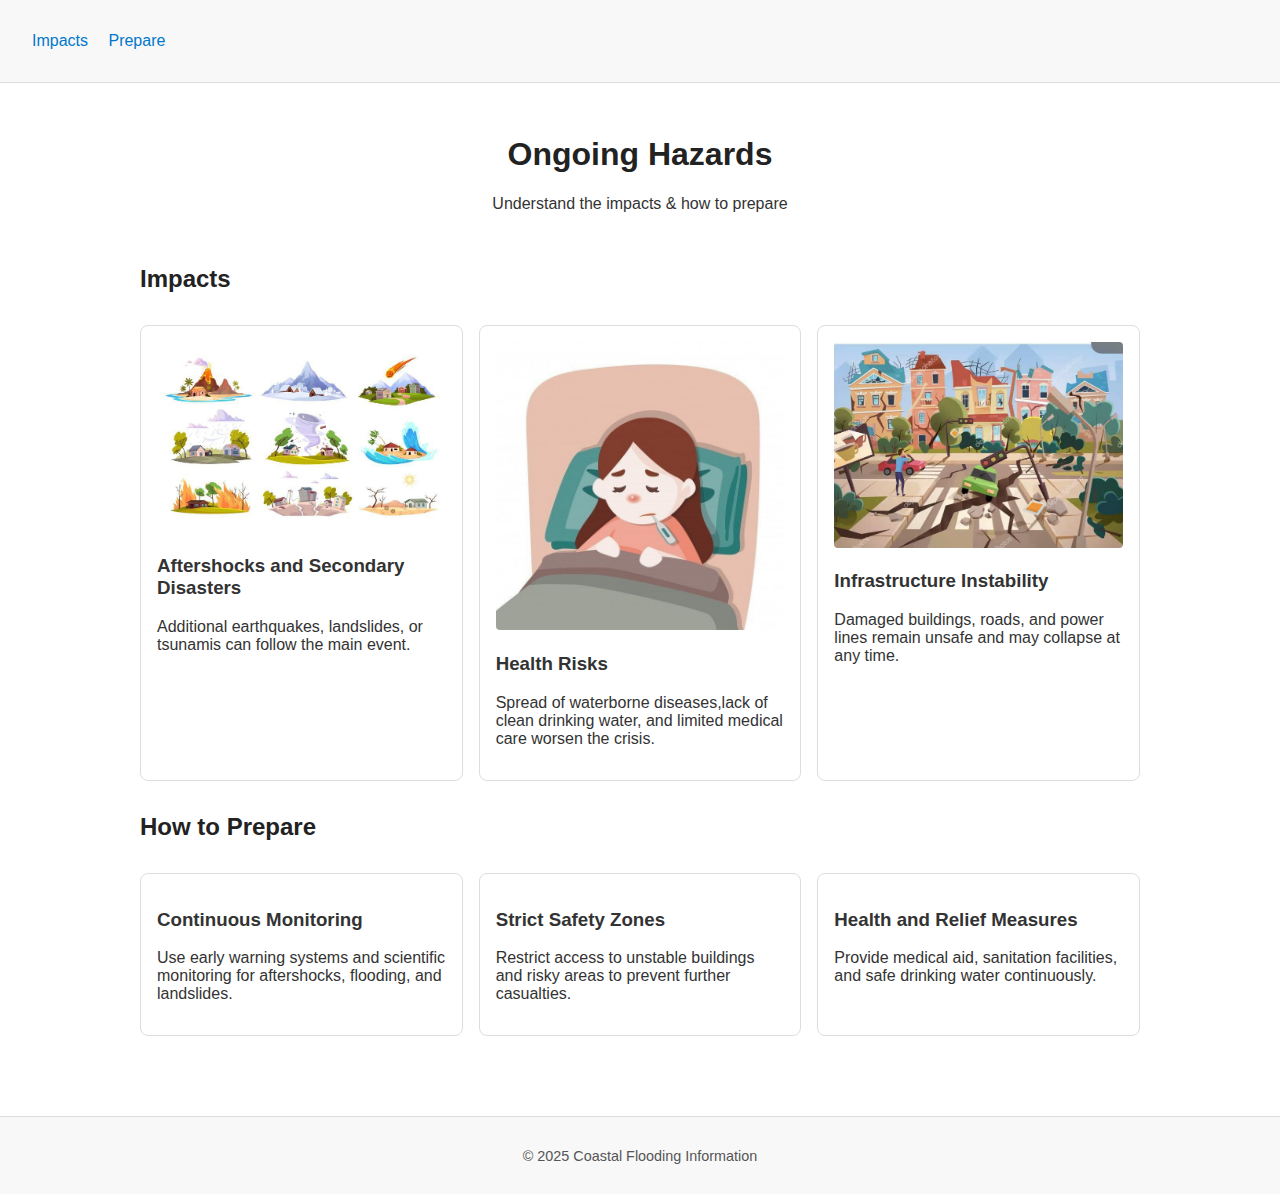
<file: Linn Latt Nwe/Linn Latt Nwe/T3.html>
<!doctype html>
<html lang="en">
<head>
  <meta charset="utf-8" />
  <meta name="viewport" content="width=device-width, initial-scale=1" />
  <title>Massive Coastal Flooding</title>
  <link rel="stylesheet" href="T.css">
  </head>
<body>
  <header>
    <nav>
      <!-- <a href="../../Earthquake&Recovery/index.html">← Back to Home</a> -->
      <a href="#impacts">Impacts</a>
      <a href="#prepare">Prepare</a>
    </nav>
  </header>

  <main class="container">
    <section class="hero">
      <h1>Ongoing Hazards</h1>
      <p>Understand the impacts & how to prepare</p>
    </section>

    <section id="impacts">
      <h2>Impacts</h2>
      <div class="cards">
        <div class="card">
          <img src="L7.jpg" alt="L7" />
          <h3>Aftershocks and Secondary Disasters</h3>
          <p>Additional earthquakes, landslides, or tsunamis can follow the main event.</p>
        </div>
        <div class="card">
          <img src="L8.jpg" alt="L8" />
          <h3>Health Risks</h3>
          <p>Spread of waterborne diseases,lack of clean drinking water, and limited medical care worsen the crisis.</p>
        </div>
        <div class="card">
          <img src="L9.jpg" alt="L9" />
          <h3>Infrastructure Instability</h3>
          <p>Damaged buildings, roads, and power lines remain unsafe and may collapse at any time.</p>
        </div>
      </div>
    </section>

    <section id="prepare">
      <h2>How to Prepare</h2>
      <div class="cards">
        <div class="card"><h3>Continuous Monitoring</h3><p>Use early warning systems and scientific monitoring for aftershocks, flooding, and landslides.</p></div>
        <div class="card"><h3>Strict Safety Zones</h3><p>Restrict access to unstable buildings and risky areas to prevent further casualties.</p></div>
        <div class="card"><h3>Health and Relief Measures</h3><p>Provide medical aid, sanitation facilities, and safe drinking water continuously.</p></div>
      </div>
    </section>
</main>

  <footer>
    <p>© 2025 Coastal Flooding Information</p>
  </footer>

  <!-- <a class="back-home" href="LinnLattNwe2.html">← Back to Home</a> -->
</body>
</html>
</file>
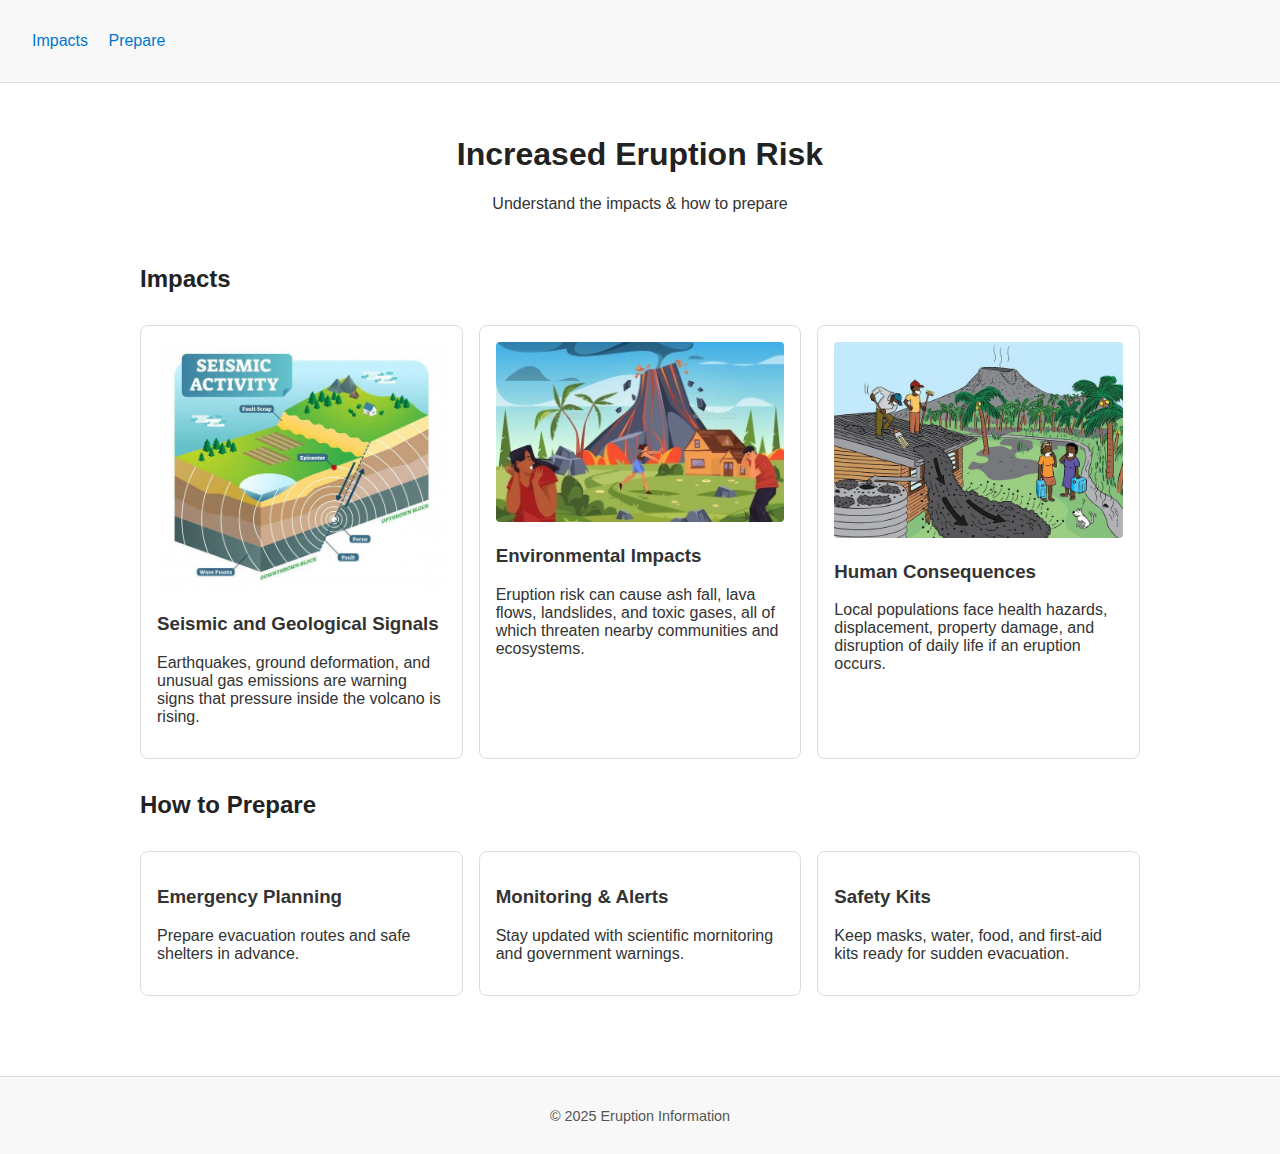
<file: Linn Latt Nwe/Linn Latt Nwe/V1.html>
<!doctype html>
<html lang="en">
<head>
  <meta charset="utf-8" />
  <meta name="viewport" content="width=device-width, initial-scale=1" />
  <title>Massive Coastal Flooding</title>
  <link rel="stylesheet" href="T.css">
  </head>
<body>
  <header>
    <nav>
      <!-- <a href="../../Earthquake&Recovery/index.html">← Back to Home</a> -->
      <a href="#impacts">Impacts</a>
      <a href="#prepare">Prepare</a>
    </nav>
  </header>

  <main class="container">
    <section class="hero">
      <h1>Increased Eruption Risk</h1>
      <p>Understand the impacts & how to prepare</p>
    </section>

    <section id="impacts">
      <h2>Impacts</h2>
      <div class="cards">
        <div class="card">
          <img src="L10.jpg" alt="L10" />
          <h3>Seismic and Geological Signals</h3>
          <p>Earthquakes, ground deformation, and unusual gas emissions are warning signs that pressure inside the volcano is rising.</p>
        </div>
        <div class="card">
          <img src="L11.jpg" alt="L11" />
          <h3>Environmental Impacts</h3>
          <p>Eruption risk can cause ash fall, lava flows, landslides, and toxic gases, all of which threaten nearby communities and ecosystems.</p>
        </div>
        <div class="card">
          <img src="L12.jpg" alt="L12" />
          <h3>Human Consequences</h3>
          <p>Local populations face health hazards, displacement, property damage, and disruption of daily life if an eruption occurs.</p>
        </div>
      </div>
    </section>

    <section id="prepare">
      <h2>How to Prepare</h2>
      <div class="cards">
        <div class="card"><h3>Emergency Planning</h3><p>Prepare evacuation routes and safe shelters in advance.</p></div>
        <div class="card"><h3>Monitoring & Alerts</h3><p>Stay updated with scientific mornitoring and government warnings.</p></div>
        <div class="card"><h3>Safety Kits</h3><p>Keep masks, water, food, and first-aid kits ready for sudden evacuation.</p></div>
      </div>
    </section>
</main>

  <footer>
    <p>© 2025 Eruption Information</p>
  </footer>

  <!-- <a class="back-home" href="LinnLattNwe2.html">← Back to Home</a> -->
</body>
</html>
</file>
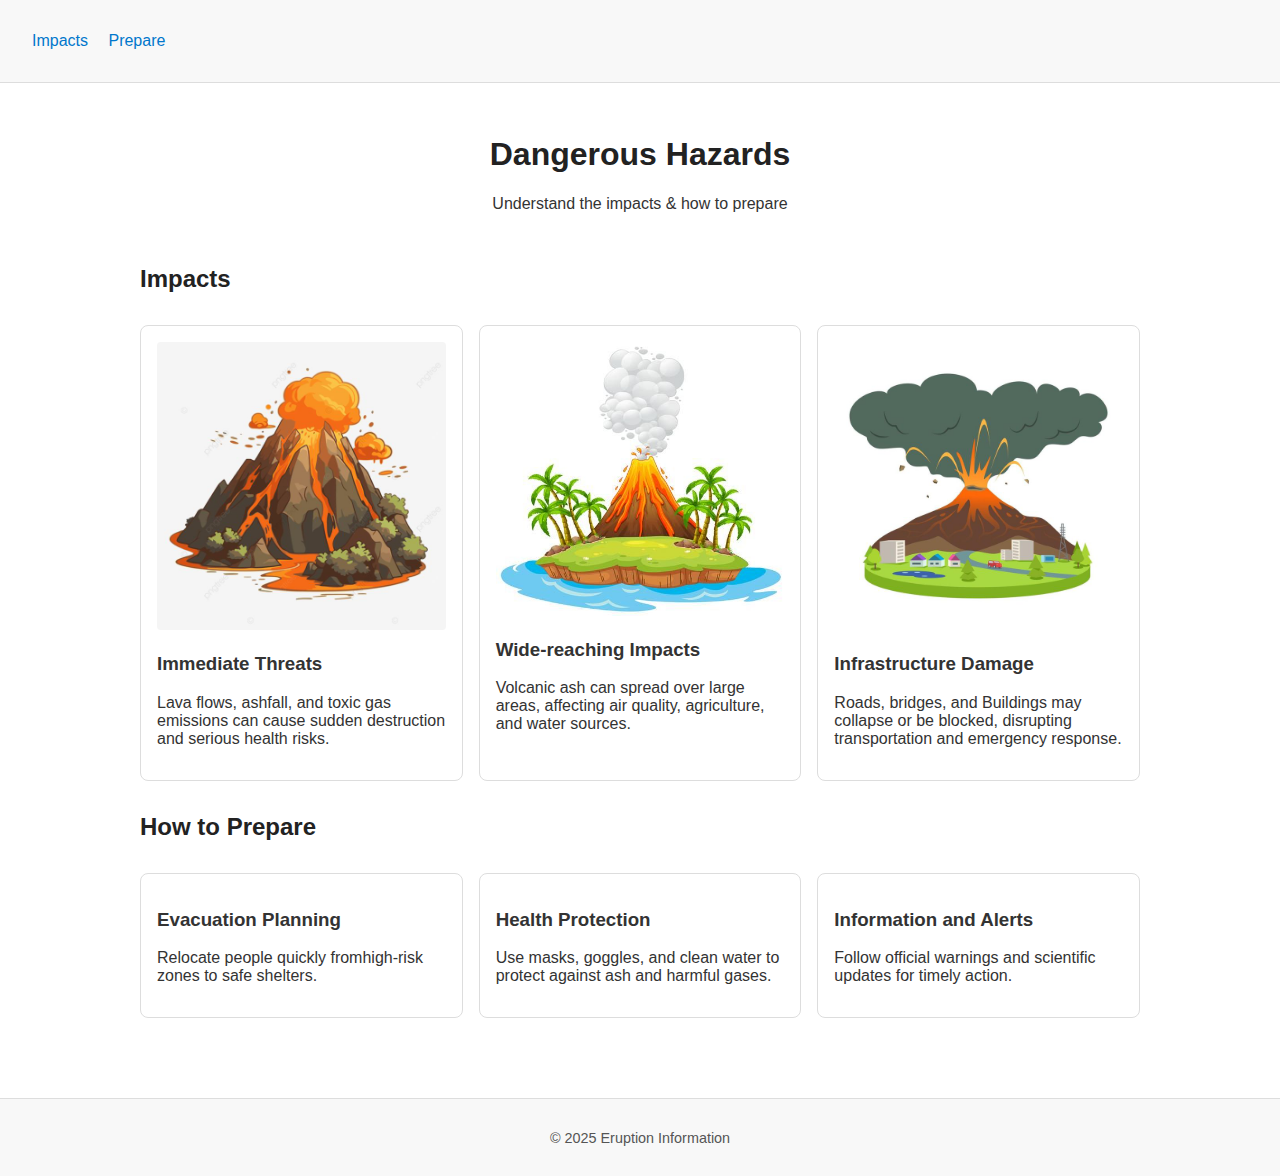
<file: Linn Latt Nwe/Linn Latt Nwe/V2.html>
<!doctype html>
<html lang="en">
<head>
  <meta charset="utf-8" />
  <meta name="viewport" content="width=device-width, initial-scale=1" />
  <title>Massive Coastal Flooding</title>
  <link rel="stylesheet" href="T.css">
  </head>
<body>
  <header>
    <nav>
      <!-- <a href="../../Earthquake&Recovery/index.html">← Back to Home</a> -->
      <a href="#impacts">Impacts</a>
      <a href="#prepare">Prepare</a>
    </nav>
  </header>

  <main class="container">
    <section class="hero">
      <h1>Dangerous Hazards</h1>
      <p>Understand the impacts & how to prepare</p>
    </section>

    <section id="impacts">
      <h2>Impacts</h2>
      <div class="cards">
        <div class="card">
          <img src="L18.jpg" alt="L18" />
          <h3>Immediate Threats</h3>
          <p>Lava flows, ashfall, and toxic gas emissions can cause sudden destruction and serious health risks.</p>
        </div>
        <div class="card">
          <img src="L17.jpg" alt="L17" />
          <h3>Wide-reaching Impacts</h3>
          <p>Volcanic ash can spread over large areas, affecting air quality, agriculture, and water sources.</p>
        </div>
        <div class="card">
          <img src="L16.jpg" alt="L16" />
          <h3>Infrastructure Damage</h3>
          <p>Roads, bridges, and Buildings may collapse or be blocked, disrupting transportation and emergency response.</p>
        </div>
      </div>
    </section>

    <section id="prepare">
      <h2>How to Prepare</h2>
      <div class="cards">
        <div class="card"><h3>Evacuation Planning</h3><p>Relocate people quickly fromhigh-risk zones to safe shelters.</p></div>
        <div class="card"><h3>Health Protection</h3><p>Use masks, goggles, and clean water to protect against ash and harmful gases.</p></div>
        <div class="card"><h3>Information and Alerts</h3><p>Follow official warnings and scientific updates for timely action.</p></div>
      </div>
    </section>
</main>

  <footer>
    <p>© 2025 Eruption Information</p>
  </footer>

  <!-- <a class="back-home" href="LinnLattNwe2.html">← Back to Home</a> -->
</body>
</html>
</file>
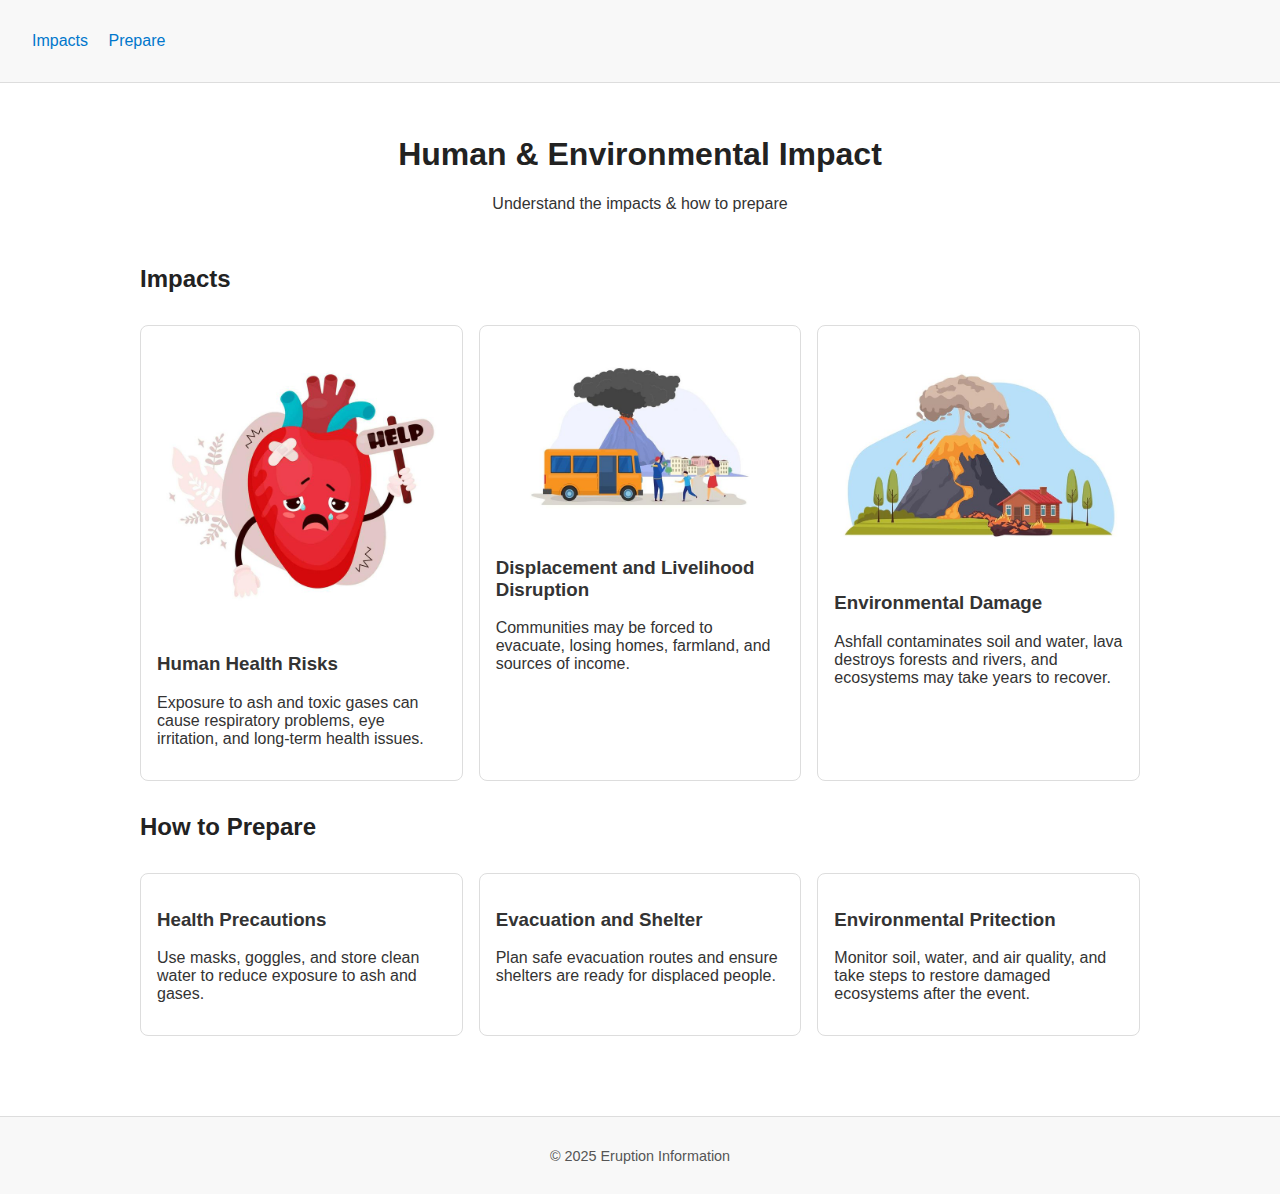
<file: Linn Latt Nwe/Linn Latt Nwe/V3.html>
<!DOCTYPE html>
<html lang="en">
  <head>
    <meta charset="utf-8" />
    <meta name="viewport" content="width=device-width, initial-scale=1" />
    <title>Massive Coastal Flooding</title>
    <link rel="stylesheet" href="T.css" />
  </head>
  <body>
    <header>
      <nav>
        <!-- <a href="../../Earthquake&Recovery/index.html">← Back to Home</a> -->
        <a href="#impacts">Impacts</a>
        <a href="#prepare">Prepare</a>
      </nav>
    </header>

    <main class="container">
      <section class="hero">
        <h1>Human & Environmental Impact</h1>
        <p>Understand the impacts & how to prepare</p>
      </section>

      <section id="impacts">
        <h2>Impacts</h2>
        <div class="cards">
          <div class="card">
            <img src="L15.jpg" alt="L15" />
            <h3>Human Health Risks</h3>
            <p>
              Exposure to ash and toxic gases can cause respiratory problems,
              eye irritation, and long-term health issues.
            </p>
          </div>
          <div class="card">
            <img src="L13.jpg" alt="L13" />
            <h3>Displacement and Livelihood Disruption</h3>
            <p>
              Communities may be forced to evacuate, losing homes, farmland, and
              sources of income.
            </p>
          </div>
          <div class="card">
            <img src="L14.jpg" alt="L14" />
            <h3>Environmental Damage</h3>
            <p>
              Ashfall contaminates soil and water, lava destroys forests and
              rivers, and ecosystems may take years to recover.
            </p>
          </div>
        </div>
      </section>

      <section id="prepare">
        <h2>How to Prepare</h2>
        <div class="cards">
          <div class="card">
            <h3>Health Precautions</h3>
            <p>
              Use masks, goggles, and store clean water to reduce exposure to
              ash and gases.
            </p>
          </div>
          <div class="card">
            <h3>Evacuation and Shelter</h3>
            <p>
              Plan safe evacuation routes and ensure shelters are ready for
              displaced people.
            </p>
          </div>
          <div class="card">
            <h3>Environmental Pritection</h3>
            <p>
              Monitor soil, water, and air quality, and take steps to restore
              damaged ecosystems after the event.
            </p>
          </div>
        </div>
      </section>
    </main>

    <footer>
      <p>© 2025 Eruption Information</p>
    </footer>

    <!-- <a class="back-home" href="LinnLattNwe2.html">← Back to Home</a> -->
  </body>
</html>
</file>
<file: Thant Zin Htun/searchBox/searchBox/style.css>
*{
    box-sizing: border-box;
    margin: 0;
    padding: 0;
    font-family: 'Roboto', Courier, monospace;
}
body{
    background: linear-gradient(135deg, #f8fafc 0%, #dbeafe 100%);
    min-height: 100vh;
}

.container{
    width: 520px;
    display: flex;
    flex-direction: column;
    justify-content: center;
    align-items: center;
    
}

.inputWrapper {
  position: relative;
  width: 100%;
}

.search-icon {
  position: absolute;
  top: 57px;
  left: 20px; /* Adjusted for better alignment */
  transform: translateY(-50%);
  height: 70px;
  width: 70px;
  display: flex;
  align-items: center;
  pointer-events: none;
  z-index: 2;
}

.autoCompleteInput {
    margin-top: 32px;
    width: 100%;
    padding: 14px 18px;
    padding-left: 52px; /* Increased for icon space */
    font-size: 1.05rem;
    border: none;
    border-radius: 12px;
    background: #fff;
    box-shadow: 0 4px 24px rgba(56,189,248,0.08), 0 1.5px 4px rgba(0,0,0,0.04);
    transition: box-shadow 0.2s, background 0.2s;
    outline: none;
    color: #222;
    letter-spacing: 0.02em;
    position: relative;
    z-index: 1;
    /* border-bottom-left-radius: 0px;
    border-bottom-right-radius: 0px; */
}


.autoCompleteInput:focus {
    box-shadow: 0 0 0 3px #4d98e4, 0 4px 24px rgba(56,189,248,0.08);
    background: #f0f9ff;
}

.autoCompleteInput::placeholder {
    color: #94a3b8;
    font-style: italic;
    letter-spacing: 0.03em;
}

.resultContainer{
    height: 600px;
    width: 100%;
    overflow:auto;
}


.productContainer{
    height: 100px;
    display: flex;
    flex-direction: row;
    justify-content: space-between;
    align-items: center;
    padding: 2px 10px;
    border-bottom: 1px solid lightgray;
    background-color: white;
    border-left: 10px;
    
}

.productName{
   
    font-size: medium;
}

.phNumber{
    overflow-wrap: anywhere;  /*prevent overflow of ph number right side */
    width: 30%;
    font-size: medium;
}
</file>
<file: Donate/donate.css>
* {
      margin: 0;
      padding: 0;
      box-sizing: border-box;
    }
    .btnA button.selected {
    border: 2px solid blue;
    background-color: rgb(178, 178, 248);
}
    body {
        display: flex;
        justify-content: center;
        align-items: center;
        min-height:100vh ;
        background: white;
            
    }
    .container1{
        border: 0px solid black;
        position: relative;
        width: 600px;
        min-height: 570px;
        box-shadow: 0 0 15px gray;
        border-radius: 5px;
        display: block;
        
    }
    .container1 h4{
        position: absolute;
        right: 0;
        padding: none;    
        
    }
    .container1 h4 button{
        border: 0;
        padding-left: 5px;
        padding-right: 3px;
        cursor: pointer;
        background-color: white;
    }
    .container1 h4 button:hover{
        background-color:rgb(209, 5, 5) ;
        color: white;
    }
    
    .container1 .btn button{
        margin: 20px;
        margin-top: 29px;
        padding: 10px;
        width: 100px;
        height: 50px;
        border: 0.3px solid rgb(188, 187, 187);
        background-color: white;
        border-radius: 5px;
        font-weight: bold;
        cursor: pointer;
        
    }
    
    .container1 .btn .C{
        color: blue;

    }
    
    .container1 .btn button:hover{
        color: blue;
        background-color: rgb(242, 240, 240);
    }
    .container1 .container2 .pay{
        width: auto;
        height: 80px;
        border: 1px solid black;
        margin: 10px;
        padding:10px ;
        padding-top: 30px;
        position: relative;
        border-radius: 5px;
    }
    .container2{
        border: 0px solid red;
        padding: 5px;
        margin: 5px;
        position: relative;
        display: block;
        
        
    }
    .container2 .pay h2{
        right: 0;
        top: 10px;
        position: absolute;
        margin-right: 18px;
    }
    .container2 h2 img{
        width: 80px;
        height: 62px;
        border-radius: 5px;
    }
    .container2 .pay label{
        padding-left: 10px;
        cursor: pointer;
    }
    .container2 .pay input{
        cursor: pointer;
    }
    .container1 .newpay{
        padding-left: 10px;
        margin-top:0px ;
    }
    .container1 .nowbtn{
        padding: 10px;
        display: block;    
    }
    .container1 .nowbtn button{
        width: 97%;
        height: 45px;
        background-color: rgb(2, 2, 156);  
        color: white;
        border: 0;
        border-radius: 8px;
        bottom: 0px;
        position: absolute;
        margin-bottom: 10px;
        display: block;
        cursor: pointer;
        
    }
    .container1 .nowbtn button:hover{
        background-color: rgb(1, 1, 119);
    }

    .container1 .container3{
        border: 0px solid red;
        padding: 5px;
        margin: 5px;
        position: relative;
        display: none ;
    }
    .container3 .select{
        display: flex;
        margin-bottom: 23px;
    }
    .container3 .instal{
        display: flex;
        flex-direction: column;
        margin-right: 10px;
    }
    .container3 .instal1{
        display: flex;
        flex-direction: column;
        
    }
    
    .container3 .select select{
        display: flex;
        flex-direction: column;
        width:285px;
        height: 40px;
        padding-top: 10px;
        padding-bottom: 10px;
        padding-left: 3px;
        margin-top: 5px;
        border-radius: 8px;
    }
    .container3 .table table{
        margin-top: 5px;
        padding: 5px;
        border-collapse: separate;
        border-spacing: 25px 5px;
        border-collapse: collapse; 
        width: 100%;
        padding-top: 20px;
    }
    .container3 .table{
        padding-bottom: 25px;
    }
    .container3 input[type="radio"],
    .container3 input[type="checkbox"] {
        margin-right: 10px; 
    }


    .container3 .table td,
    .container3 .table th {
       border-bottom: 1px solid black;
       padding: 18px;
    }
    .container3 .table tr:first-child td{
        border-bottom: none;
        margin-right: 30px;
        color: gray;
        font-size: 15px;
    }
    .container3 .table tr:last-child td{
        border-bottom: none;
        margin-left: 50px;
    }
    .container1 .container4{
        border: 0px solid red;
        padding: 5px;
        margin: 5px;
        position: relative;
        display: none ;
    }
    .container4 h3{
        margin-bottom: 10px;
    }
    .container4 .btnA{
        margin-left: 10px;
        padding-top:13px;
        padding-right: 10px;
        
    }
    .container4 button{
        width: 47%;
        height: 55px;
        margin-left: 10px;
        margin-bottom: 5px;
        border-radius: 5px;
        border: 1px solid gray;
        background-color: white;
        position: relative;

    }
    .container4 button img{
        width: 30px;
        height: 30px;
        left: 10px;
        top: 10px;
        position: absolute;
    }
    .container4 button:hover{
        background-color: rgb(236, 235, 235);
    }
    .container1 .container5{
        border: 0px solid red;
        padding: 5px;
        margin: 5px;
        position: relative;
        display: none ;
    }
    .container5 .btnB{
        padding: 5px;
        margin-top: 0;
    }
    .container5 button{
        width: 98%;
        height: 80px;
        border-radius: 5px;
        border: 1px solid gray;
        background-color: white;
        position: relative;
    }
    .container5 button:hover{
        background-color: rgb(243, 241, 241);
    }
    .container5 button img{
        width: 80px;
        height: 62px;
        border-radius: 5px;
        position: absolute;
        left: 10px;
        top: 8px;
    }
    a{
        text-decoration: none;
    }
    

    .container6 {
      background: white;
      padding: 30px;
      box-shadow: 0 0 10px gray;
      border-radius: 10px;
      width: 370px;
      
      height: 400px;
      position: relative;
     display: none;
    }

    .donate-box h2 {
      font-size: 35px;
      text-align: center;
    }

    .donate-box .input-box {
      position: relative;
      width: 100%;
      height: 50px;
      margin-top: 25px;
    }

    .input-box input {
      width: 90%;
      height: 100%;
      
      background: transparent;
      font-size: 18px;
      color: black;
      font-weight: 500;
      border-bottom: 2px solid black;
      border-top: none;
      border-left: none;
      border-right: none;
      outline: none;
    }

    .input-box label {
      position: absolute;
      top: 50%;
      left: 0;
      transform: translateY(-50%);
      font-size: 16px;
      color: black;
      transition: 0.3s;
    }

    .input-box input:focus ~ label,
    .input-box input:valid ~ label {
      top: -8px;
      font-size: 14px;
      color: rgb(2, 2, 156);
    }

    .input-box input:focus,
    .input-box input:valid {
      border-bottom: 2px solid rgb(2, 2, 156);
    }

    

    

    /* Button container for side-by-side layout */
    

    .input-box.buttons .btn {
      padding: 10px 20px;
      border-radius: 10px;
      cursor: pointer;
      font-size: 18px;
      font-weight: 600;
      border: none;
      color: white;
      text-align:center ;
      left: 30px;
      right: 50px;
      background-color: rgb(2, 2, 156);
      transition: transform 0.3s ease;
    }

    .input-box.buttons .btn:hover {
      box-shadow: 0 0 15px rgb(2, 2, 156);
      transform: translateY(-6px);
    }
    .container6 button{
      position: absolute;
      right: 0;
      top: 0;
      border: 0;
      background-color: white;
    }
    .container6 button:hover{
      color: white;
      background-color: red;
    }

    .input-box.button .btn:active {
      background-color: white;
      color: rgb(2, 2, 156);
    }
    .card {
      background: linear-gradient(135deg, #43cea2, #185a9d);
      border-radius: 25px;
      padding: 50px 40px;
      width: 500px;
      backdrop-filter: blur(18px);
      box-shadow: 0 15px 40px rgba(0, 0, 0, 0.3);
      text-align: center;
      color: white;
      animation: fadeIn 1s ease;
      display: none;
    }

    .card .icon {
      font-size: 70px;
      color: #00ff88; /* glowing green */
      margin-bottom: 20px;
      text-shadow: 0 0 15px rgba(0, 255, 136, 0.8);
    }

    .card h2 {
      font-size: 34px;
      margin-bottom: 20px;
      color: #eaffea;
    }

    .card .amount {
      font-size: 26px;
      font-weight: bold;
      color: #00ff88;
      margin: 15px 0;
      text-shadow: 0 0 10px rgba(0, 255, 136, 0.6);
    }

    .card .date {
      font-size: 20px;
      margin-bottom: 30px;
      color: #d8ffd8;
    }

    .card .message {
      font-size: 18px;
      line-height: 1.8;
      color: #f9fff9;
    }
   

    @keyframes fadeIn {
      from {
        opacity: 0;
        transform: translateY(30px);
      }
      to {
        opacity: 1;
        transform: translateY(0);
      }
    }

    .card .btn {
      display: inline-block;
      margin-top: 25px;
      padding: 12px 25px;
      background: #00cc66;
      color: white;
      font-size: 18px;
      border-radius: 30px;
      text-decoration: none;
      transition: 0.3s;
      box-shadow: 0 8px 20px rgba(0, 204, 102, 0.4);
      cursor: pointer;
    }

    .card .btn:hover {
      background: #00ff88;
      box-shadow: 0 8px 25px rgba(0, 255, 136, 0.6);
    }
    
@media (max-width: 768px) {
  body{
    font-size: small;
  }
  .container1 {
    width: 95%;
    min-height: auto;
    padding-bottom: 70px; /* space for Pay Now */
  }

  /* Images resize */
  .container2 h2 img,
  .container4 button img,
  .container5 button img {
    max-width: 50px;
    height: auto;
    overflow: hidden;
  }

  /* Top buttons */
  .container1 .btn button {
    width: auto;
    min-width: 80px;
    height: 45px;
    font-size: 14px;
    margin: 10px;
  }

  /* Container4 buttons full width */
  .container4 button {
    width: 47%;
    flex-direction: column-reverse;
    height: 50px;
    font-size: 10px;
  }

  /* Container5 buttons */
  .container5 button {
    width: 100%;
  }

  /* Pay Now button */
  .container1 .nowbtn {
    position: static;   /* flow naturally */
    margin-top: 10px;
    text-align: center;
  }

  .container1 .nowbtn button {
    width: 95%;
    height: 45px;
    font-size: 14px;
  }

  /* Container3 selects fit screen */
  .container3 .select select {
    width: 120%;
  }

  /* Occupation same size as installment */
  .container3 .instal1 select {
    width: 270%;
  }
}

/* Small phones */
@media (max-width: 480px) {
  body{
    font-size: small;
  }
  .container1 {
    width: 100%;
    border-radius: 0;
    padding-bottom: 60px; /* space for Pay Now */
    margin: 5px;
  }

  /* Images smaller */
  .container2 h2 img,
  .container5 button img {
    max-width: 40px;
    height: auto;
    overflow: hidden;
  }

  /* Top buttons */
  .container1 .btn button {
    min-width: 70px;
    height: 40px;
    font-size: 13px;
    margin: 10px;
    padding: 2px;
  }
  

  /* Container4 buttons full width */
  .container4 button {
    width: 45%;
    font-size: 10px;
    height: 45px;
    
    
  }

  /* Container5 buttons */
  .container5 button {
    width: 100%;
    height: 60px;
  }
  .container4 button img {
  max-width: 25px;            /* icon size */
  height: auto;
}

  /* Pay Now button */
  .container1 .nowbtn {
    position: static;
    margin-top: 10px;
  }

  .container1 .nowbtn button {
    width: 95%;
    height: 40px;
    font-size: 13px;
  }
  .container3{
    position: relative;
  }
  /* Container3 selects fit screen */
  .container3 .select select {
    width: 100%;
    
  }

  /* Occupation same size as installment */
  .container3 .instal1 select {
    width: 230%;
    
  }
}
</file>
<file: Linn Latt Nwe/Linn Latt Nwe/T.css>
body { font-family: Arial, sans-serif; margin: 0; padding: 0; background: #fff; color: #333; }
    header { background: #f8f8f8; padding: 2rem; border-bottom: 1px solid #ddd; top: 0; }
    header nav a { margin-right: 1rem; text-decoration: none; color: #0077cc; }
    .container { width: 90%; max-width: 1000px; margin: auto; padding: 1rem; }
    h1, h2 { color: #222; }
    .hero { text-align: center; padding: 1rem 0; }
    .cards { display: grid; grid-template-columns: repeat(auto-fit, minmax(250px, 1fr)); gap: 1rem; margin: 2rem 0; }
    .card { border: 1px solid #ddd; border-radius: 8px; padding: 1rem; background: #fff; }
    .card img { max-width: 100%; border-radius: 4px; }
    footer { text-align: center; padding: 1rem; background: #f8f8f8; border-top: 1px solid #ddd; margin-top: 2rem; font-size: 0.9rem; color: #555; }
    .back-home { position: fixed; bottom: 1rem; right: 1rem; background: #0077cc; color: #fff; padding: 0.7rem 1rem; border-radius: 5px; text-decoration: none; }
    .back-home:hover { background: #005fa3; }
</file>
<file: Earthquake&Recovery/footer.css>
/* Reset and base styles */
* {
    margin: 0;
    padding: 0;
    box-sizing: border-box;
    
}

.footer {
    background-color: white;
    color: black;
    padding: 30px 0 20px;
}

.footer-container {
    max-width: 1200px;
    margin: 0 auto;
    padding: 0 15px;  
}

.row {
    display: flex;
    flex-wrap: wrap;
    justify-content: space-between;
}

.footer-col {
    width: 23%;
    padding: 0 15px;
    margin-bottom: 30px;
}

.footer-col h4 {
    font-size: 18px;
    margin-bottom: 20px;
    position: relative;
    font-weight: 600;
    text-decoration: underline;
    text-underline-offset: 10px;
}

.footer-col h4::before {
    content: '';
    position: absolute;
    left: 0;
    bottom: -10px;
    background-color: white;
    height: 2px;
    width: 50px;
}

.footer-col ul {
    list-style: none;
}

.footer-col ul li {
    margin-bottom: 10px;
}

.footer-col ul li a {
    color: black;
    text-decoration: none;
    transition: all 0.3s ease;
}

.footer-col ul li a:hover {
    color: lightgreen;
    padding-left: 5px;
}

.social-link {
    display: flex;
    gap: 5px;
    margin-top: 20px;
}

.social-link a {
    display: inline-flex;
    align-items: center;
    justify-content: center;
    height: 30px;
    width: 30px;
    background-color: rgba(255, 255, 255, 0.1);
    border-radius: 50%;
    color: black;
    transition: all 0.3s ease;
    text-decoration: none;
}

.social-link a:hover {
    /* background-color: green; */
  text-decoration: underline;
  text-underline-offset: 15px;
  color: green;
    transform: translateY(-3px);
}

/* Responsive adjustments */
@media (max-width: 992px) {
    .footer-col {
        width: 48%;
    }
}

@media (max-width: 768px) {
    .footer-col {
        width: 100%;
        text-align: center;
    }
    
    .footer-col h4::before {
        left: 50%;
        transform: translateX(-50%);
    }
    
    .social-link {
        justify-content: center;
    }
}

@media (max-width: 480px) {
    .footer {
        padding: 30px 0 15px;
    }
    
    .footer-col {
        padding: 0 10px;
    }
}
</file>
<file: Zue NayChi Kyaw/evacution.css>
/* Reset and base styles */
    * {
        margin: 0;
        padding: 0;
        box-sizing: border-box;
        
    }
        
    body {
        line-height: 1.6;
        color: #333;
      
        padding: 0;
        margin: 0;
    }
        
    /* Header styles */
    header {
       background: white;
       color: green;
        text-align: center;
        padding: 2rem 1rem;
        margin-bottom: 2rem;
    }
        
    header h1 {
        font-size: 2.5rem;
        margin-bottom: 0.5rem;
    }
        
    header p {
        font-size: 1.2rem;
        opacity: 0.9;
    }
        
    /* Container and layout */
    .zueContainer1 {
        max-width: 1200px;
        margin: 0 auto;
        padding: 0 1rem 2rem;
    }
        
    /* Card grid layout */
    .zueCard1-grid {
        display: grid;
        grid-template-columns: repeat(auto-fit, minmax(300px, 1fr));
        gap: 1.5rem;
        margin-bottom: 2rem;
    }
        
    .side-by-side {
        display: grid;
        grid-template-columns: repeat(auto-fit, minmax(300px, 1fr));
        gap: 1.5rem;
        grid-column: 1 / -1;
    }
        
    .zueCard1 {
        background: white;
        border-radius: 10px;
        overflow: hidden;
        box-shadow: 0 4px 8px rgba(0, 0, 0, 0.1);
        transition: transform 0.3s ease, box-shadow 0.3s ease;
    }
        
    .zueCard1:hover {
        /* transform: translateY(-5px); */
        box-shadow: 0 8px 16px rgba(0, 0, 0, 0.15);
    }
        
    .zueCard1 img {
        width: 100%;
        height: 200px;
        object-fit: cover;
        background-color: #e0e6ed;
        display: flex;
        align-items: center;
        justify-content: center;
        color: #888;
        font-size: 0.9rem;
    }
        
    /* Add placeholder content for images using pseudo-elements */
    .zueCard1 img::after {
        content: "Image: " attr(alt);
        display: block;
        padding: 1rem;
        text-align: center;
    }
        
    .zueCard1-content {
        padding: 1.5rem;
    }
        
    .zueCard-content1 h2 {
        color: #2c3e50;
        margin-bottom: 1rem;
        font-size: 1.5rem;
    }
        
    .zueCard-content1 p {
        margin-bottom: 0.5rem;
    }
        
    /* Emergency action section */
    .emergency-actions {
        background-color: #fff4f4;
        border-left: 4px solid #e74c3c;
        padding: 1.5rem;
        margin: 2rem 0;
        border-radius: 4px;
    }
        
    .emergency-actions h2 {
        color: #e74c3c;
        margin-bottom: 1rem;
    }
        
    .emergency-actions ul {
        list-style-position: inside;
        padding-left: 1rem;
    }
        
    .emergency-actions li {
        margin-bottom: 0.5rem;
    }
    
        
    /* Responsive adjustments */
    @media (max-width: 768px) {
        header h1 {
            font-size: 2rem;
        }
            
        .side-by-side {
            grid-template-columns: 1fr;
        }
            
        .zueCard-content1 {
            padding: 1rem;
        }
    }
        
    @media (max-width: 480px) {
        header h1 {
            font-size: 1.8rem;
        }
            
        header p {
            font-size: 1rem;
        }
            
        .zueCard1-grid {
            grid-template-columns: 1fr;
        }
    }
        
    /* Print styles */
    @media print {
        body {
            background: white;
            color: black;
            font-size: 12pt;
        }
            
        .zueCard1 {
            break-inside: avoid;
            box-shadow: none;
            border: 1px solid #ddd;
        }
            
        header {
            background: white;
            color: black;
        }
    }
</file>
<file: Zue NayChi Kyaw/map.css>
/* Reset and base styles */
  * {
    margin: 0;
    padding: 0;
    box-sizing: border-box;
   
  }
    
  body {
    line-height: 1.6;
    color: #333;
    min-height: 100vh;
    display: flex;
    flex-direction: column;
  }
    
  
  header {
    background: white;
   color: green;
    text-align: center;
    padding: 2rem 1rem;
    margin-bottom: 2rem;
  }
    
  header h1 {
    font-size: 2.5rem;
    margin-bottom: 0.5rem;
  }
    
  header p {
    font-size: 1.2rem;
    opacity: 0.9;
  }
    
  /* Main content */
  main {
    flex: 1;
    max-width: 1200px;
    margin: 0 auto;
    padding: 0 1rem 2rem;
    width: 100%;
  }
    
  /* Map cards layout */
  .maps-container {
    display: grid;
    grid-template-columns: repeat(auto-fit, minmax(350px, 1fr));
    gap: 2rem;
  }
    
  .map-card {
    background: white;
    border-radius: 10px;
    overflow: hidden;
    box-shadow: 0 4px 8px rgba(0, 0, 0, 0.1);
    transition: transform 0.3s ease, box-shadow 0.3s ease;
  }
    
  .map-card:hover {
    /* transform: translateY(-5px); */
    box-shadow: 0 8px 16px rgba(0, 0, 0, 0.15);
  }
    
  .map-card h2 {
background: white;
    color: green;
    padding: 1.2rem;
    font-size: 1.4rem;
  }
    
  .map-image {
    width: 100%;
    height: 250px;
   
    background-color: #e0e6ed;
    display: flex;
    align-items: center;
    justify-content: center;
    color: #888;
    font-size: 1rem;
    position: relative;
    overflow: hidden;
  }
    
  .map-image::before {
    content: "Map: " attr(data-alt);
    display: block;
    padding: 1rem;
    text-align: center;
  }
    
  .map-card p {
    padding: 1.2rem;
    font-size: 1rem;
    border-top: 1px solid #eee;
  }
    
  .map-card b {
    color: green;
  }
    
  /* Emergency info section */
  .emergency-info {
    background-color: #fff4f4;
    border-left: 4px solid green;
    padding: 1.5rem;
    margin: 2rem 0;
    border-radius: 4px;
  }
    
  .emergency-info h2 {
    color: green;
    margin-bottom: 1rem;
  }
    
  .emergency-info ul {
    list-style-position: inside;
    padding-left: 1rem;
  }
    
  .emergency-info li {
    margin-bottom: 0.5rem;
  }
    
    
  /* Responsive adjustments */
  @media (max-width: 768px) {
    header h1 {
      font-size: 2rem;
    }
      
    .maps-container {
      grid-template-columns: 1fr;
      gap: 1.5rem;
    }
      
    .map-card h2 {
      font-size: 1.2rem;
      padding: 1rem;
    }
      
    .map-image {
      height: 200px;
    }
  }
    
  @media (max-width: 480px) {
    header h1 {
      font-size: 1.8rem;
    }
      
    header p {
      font-size: 1rem;
    }
      
    .map-card h2 {
      font-size: 1.1rem;
    }
      
    .map-card p {
      padding: 1rem;
    }
  }
    
  /* Print styles */
  @media print {
    body {
      background: white;
      color: black;
      font-size: 12pt;
    }
      
    .map-card {
      break-inside: avoid;
      box-shadow: none;
      border: 1px solid #ddd;
    }
      
    header {
      background: white;
      color: black;
    }
      
      
    .map-card h2 {
      background: white;
      color: black;
      border-bottom: 2px solid #000;
    }
  }
</file>
<file: Linn Latt Nwe/Linn Latt Nwe/newstyle.css>
/* Base Reset */
* {
  margin: 0;
  padding: 0;
  box-sizing: border-box;
}
.llnBody {
  margin: 0;
  color: #1b5e20;
  width: 100%;
}

.llnHeader {
  color: green;
  padding: 15px;
  text-align: center;
}

.llnContainer {
  display: flex;
  flex-wrap: wrap;
  justify-content: center;
  padding: 20px;
  gap: 20px;
}
.llnCard {
  background: white;
  border-radius: 12px;
  box-shadow: 0 4px 12px rgba(0, 0, 0, 0.1);
  overflow: hidden;
  flex: 1 1 30%;
  max-width: 500px;
  display: flex;
  flex-direction: column;
}

.llnCard img {
  width: 100%;
  height: 250px;
  object-fit: cover;
}

.llnCard-content {
  padding: 16px;
}

.llnCard-content h2 {
  margin: 0 0 10px;
  color: #2e7d32;
}

.llnCard-content p {
  margin: 0 0 12px;
  line-height: 1.6;
}

.llnHeader {
  background: white;
}

@media (max-width: 768px) {
  .llnCard {
    flex: 1 1 100%;
  }
}
.llnCard:hover {
  transform: translateY(-7px);
}
</file>
